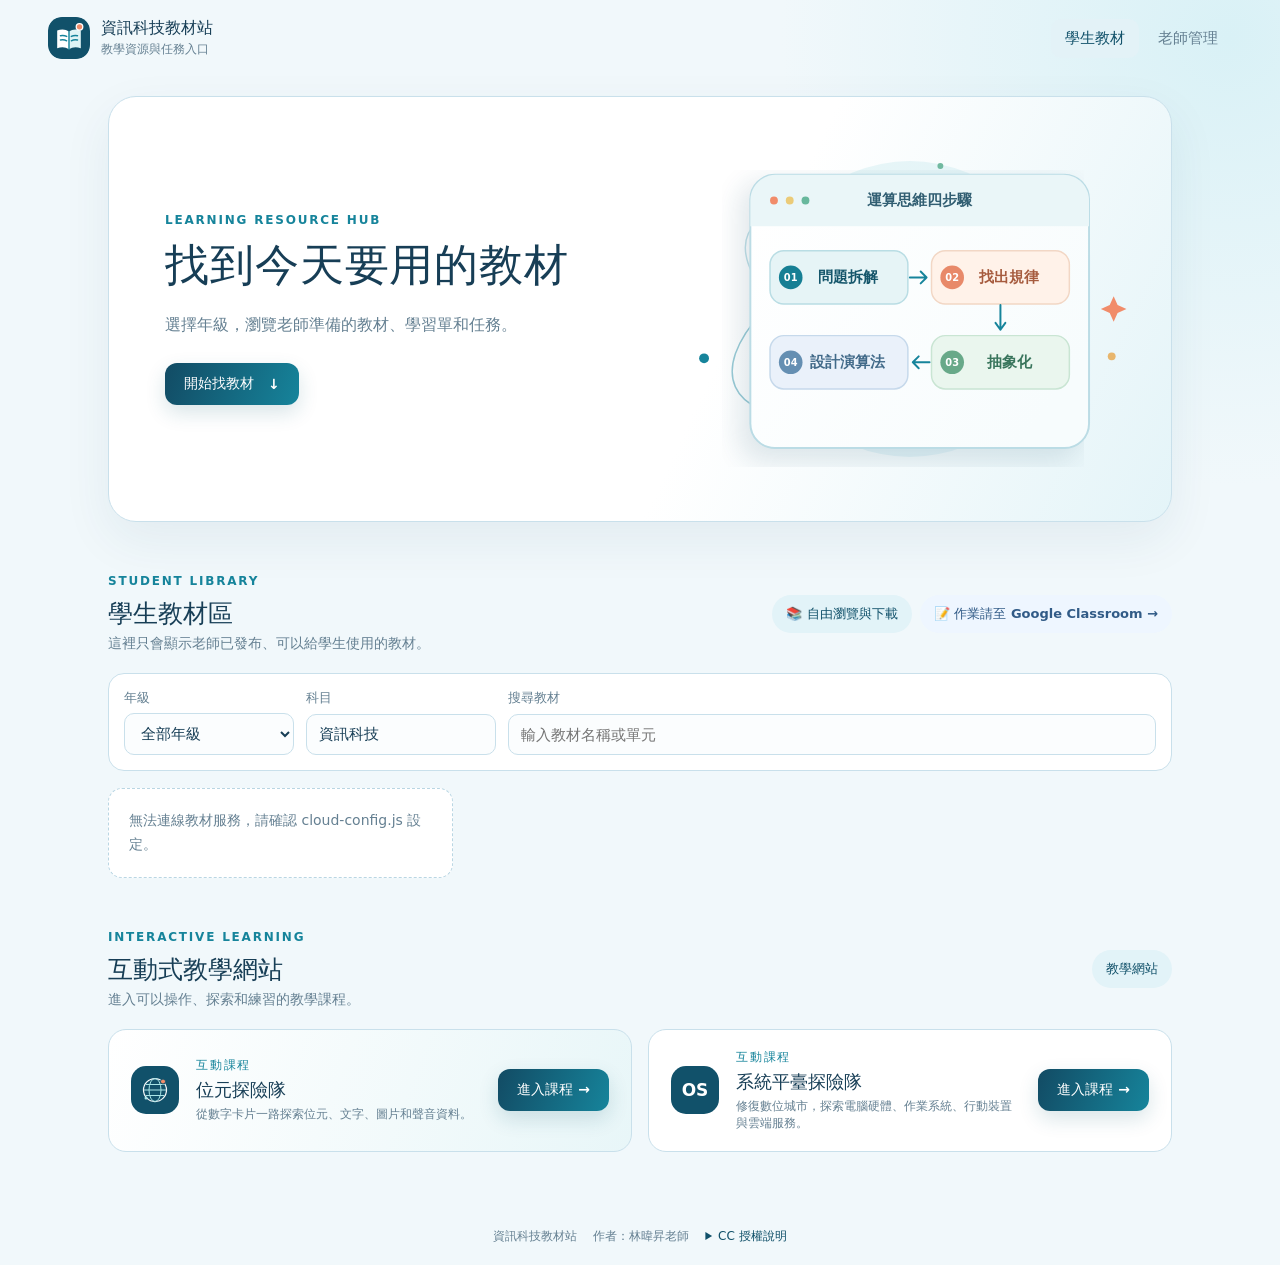
<file: index.html>
<!doctype html>
<html lang="zh-Hant">
<head>
  <meta charset="utf-8">
  <meta name="viewport" content="width=device-width, initial-scale=1">
  <meta name="theme-color" content="#f1f8fb">
  <title>資訊科技教材站</title>
  <link rel="icon" href="./favicon.ico">
  <link rel="stylesheet" href="./portal.css?v=20261124-html-open-v2">
  <link rel="stylesheet" href="./portal-overrides.css?v=20261117-portal-v6">
</head>
<body>
  <header class="site-header">
    <a class="brand" href="./" aria-label="教材首頁"><span class="brand-mark"><img src="./images/portal-mark.svg" alt=""></span><span><b>資訊科技教材站</b><small>教學資源與任務入口</small></span></a>
    <nav aria-label="主要選單"><button class="nav-tab active" data-view="student">學生教材</button><button class="nav-tab" data-view="teacher">老師管理</button></nav>
  </header>

  <main>
    <section class="hero">
      <div><p class="eyebrow">LEARNING RESOURCE HUB</p><h1>找到今天要用的教材</h1><p>選擇年級，瀏覽老師準備的教材、學習單和任務。</p><div class="hero-actions"><button class="primary" data-jump-student>開始找教材 <span>↓</span></button></div></div>
      <div class="hero-art" aria-hidden="true"><img class="hero-illustration" src="./images/portal-hero.svg?v=20261117-it-v5" alt=""></div>
    </section>

    <section id="student-view" class="view-section">
      <div class="section-heading"><div><p class="eyebrow">STUDENT LIBRARY</p><h2>學生教材區</h2><p>這裡只會顯示老師已發布、可以給學生使用的教材。</p></div><div class="section-badges"><span class="section-badge">📚 自由瀏覽與下載</span><a class="section-badge classroom-link" href="https://classroom.google.com/">📝 作業請至 Google Classroom →</a></div></div>
      <div class="filter-bar">
        <label>年級<select id="grade-filter"><option value="all">全部年級</option><option value="7">七年級</option><option value="8">八年級</option><option value="9">九年級</option></select></label>
        <label>科目<input value="資訊科技" readonly></label>
        <label class="search-field">搜尋教材<input id="search-filter" type="search" placeholder="輸入教材名稱或單元"></label>
      </div>
      <div id="material-list" class="material-grid" aria-live="polite"><div class="empty-state">正在載入教材…</div></div>
    </section>

    <section id="teacher-view" class="view-section teacher-view" hidden>
      <div class="section-heading"><div><p class="eyebrow">TEACHER WORKSPACE</p><h2>老師教材管理</h2><p>老師登入後可以上傳、修改、下載或刪除教材。</p></div><span class="section-badge teacher-badge">🔐 老師專用</span></div>
      <div id="teacher-root"><div class="empty-state">請使用老師帳號登入，管理教材。</div></div>
    </section>

    <section class="view-section interactive-courses" id="interactive-courses">
      <div class="section-heading"><div><p class="eyebrow">INTERACTIVE LEARNING</p><h2>互動式教學網站</h2><p>進入可以操作、探索和練習的教學課程。</p></div><span class="section-badge">教學網站</span></div>
      <div class="interactive-course-grid">
        <article class="featured-course"><div class="course-symbol"><img src="./images/course-mark.svg" alt=""></div><div><p class="eyebrow">互動課程</p><h2>位元探險隊</h2><p>從數字卡片一路探索位元、文字、圖片和聲音資料。</p></div><a class="primary" href="./interactive-courses/bit-explorers/">進入課程 →</a></article>
        <article class="featured-course"><div class="course-symbol platform-symbol" aria-hidden="true">OS</div><div><p class="eyebrow">互動課程</p><h2>系統平臺探險隊</h2><p>修復數位城市，探索電腦硬體、作業系統、行動裝置與雲端服務。</p></div><a class="primary" href="./interactive-courses/system-platforms/">進入課程 →</a></article>
      </div>
    </section>
  </main>

  <footer><span>資訊科技教材站</span><span>作者：林暐昇老師</span><details><summary>CC 授權說明</summary><a href="./LICENSE-CONTENT.md">查看 CC BY-NC-SA 4.0 授權</a></details></footer>
  <script type="module" src="./portal.js?v=20261124-html-open-v3"></script>
</body>
</html>
</file>
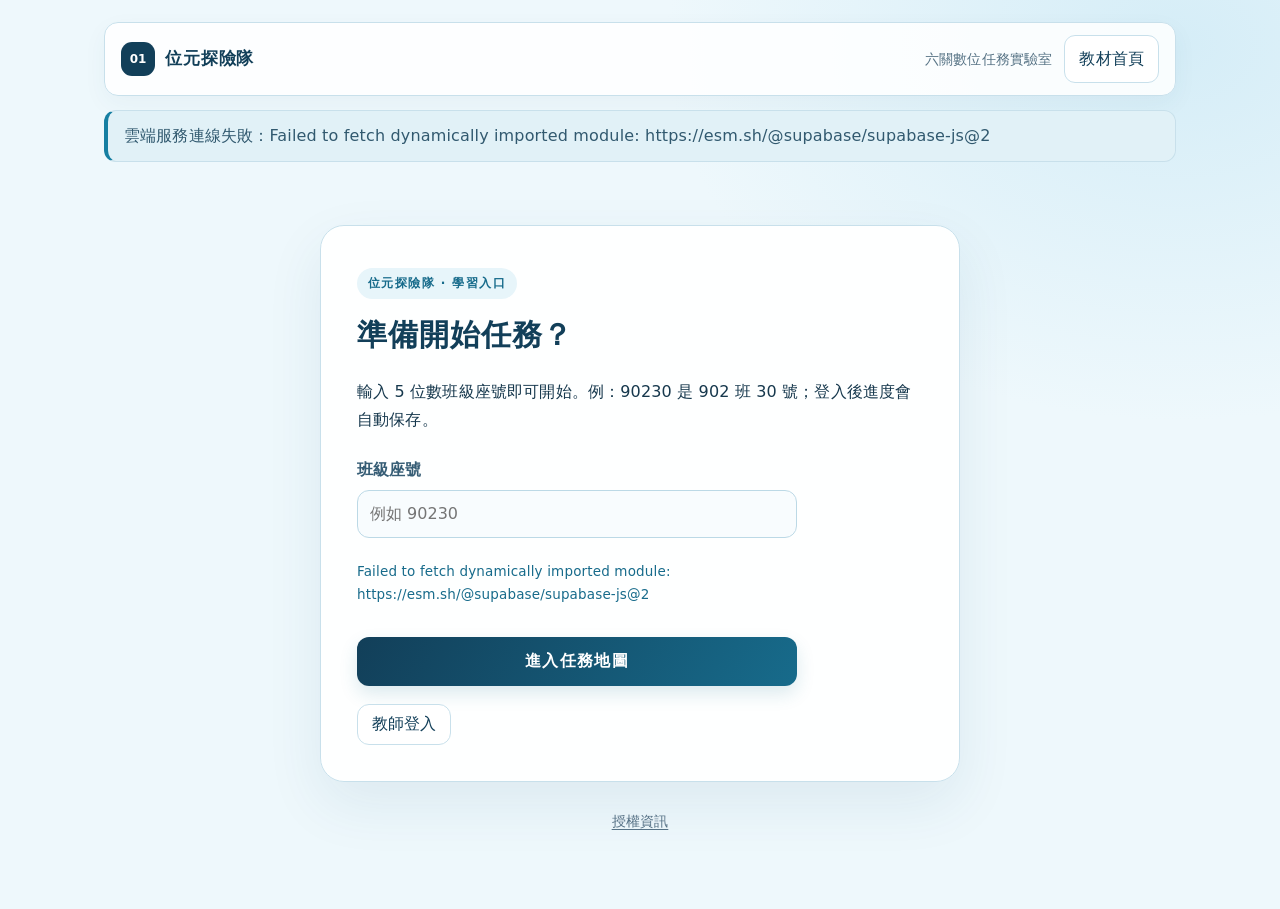
<file: interactive-courses/bit-explorers/index.html>
<!doctype html>
<html lang="zh-Hant">
<head>
<meta charset="utf-8">
<meta name="viewport" content="width=device-width,initial-scale=1">
<title>位元探險隊｜六關數位任務實驗室</title>
<meta name="description" content="六關自學任務：從數字線索認識 0 和 1，再解碼文字、像素圖片與聲音取樣。">
<link rel="icon" href="../../favicon.ico">
<link rel="stylesheet" href="./course.css?v=20261117-course-folder">
<style>.sitefoot{margin:28px 0 0;text-align:center}.license-details{font-size:12px}.license-details summary{display:inline-block;cursor:pointer;color:#567286;text-decoration:underline;text-underline-offset:3px}.license-details p{margin:6px 0}</style>
</head>
<body>
<div class="wrap">
<header class="toolbar"><b>位元探險隊</b><span class="identity">六關數位任務實驗室</span><a class="plain" href="https://nero-evolve.github.io/EDU--/" style="text-decoration:none">教材首頁</a><button id="reset" class="plain">重新開始</button><button id="student-logout" class="plain" hidden>登出</button></header>
<div id="sync" role="status" aria-live="polite">正在載入課程…</div>
<main id="app"><noscript>這個課程需要開啟 JavaScript。</noscript></main>
<footer class="meta sitefoot"><details class="license-details"><summary>授權資訊</summary><p>教材來源與修改說明請見 <a href="../../LICENSE-CONTENT.md">授權說明</a>。</p><p>本版本依 <a href="https://creativecommons.org/licenses/by-nc-sa/4.0/deed.zh-hant" rel="license">CC BY-NC-SA 4.0</a> 分享。</p></details></footer>
</div>
<script type="module" src="./app.js?v=20261118-teacher-ownership-v3"></script>
</body>
</html>
</file>
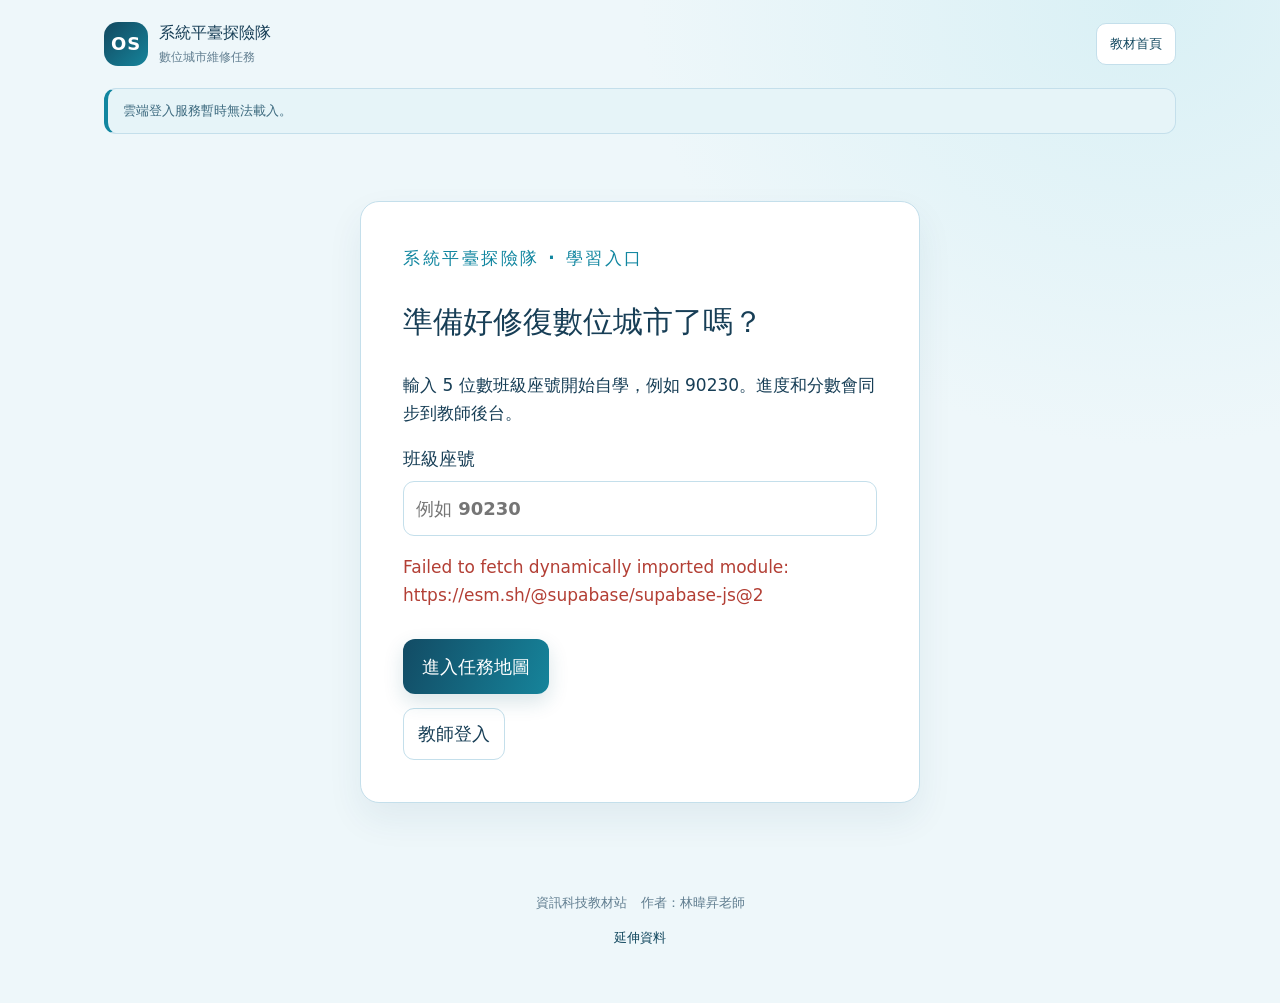
<file: interactive-courses/system-platforms/index.html>
<!doctype html>
<html lang="zh-Hant">
<head>
  <meta charset="utf-8">
  <meta name="viewport" content="width=device-width, initial-scale=1">
  <meta name="theme-color" content="#eaf6fa">
  <title>系統平臺探險隊｜資訊科技教材站</title>
  <meta name="description" content="以任務和小遊戲自學系統平臺：電腦硬體、作業系統、記憶體、新興平臺與雲端服務。">
  <link rel="icon" href="../../favicon.ico">
  <link rel="stylesheet" href="./style.css?v=20261117-task-live-panel">
</head>
<body>
  <div class="shell">
    <header class="topbar">
      <a class="brand" href="https://nero-evolve.github.io/EDU--/" aria-label="回資訊科技教材站首頁"><span class="brand-mark">OS</span><span><b>系統平臺探險隊</b><small>數位城市維修任務</small></span></a>
      <div class="top-actions"><a class="home-link" href="https://nero-evolve.github.io/EDU--/">教材首頁</a><button id="reset" class="quiet-button" type="button" hidden>重新開始</button><button id="logout" class="quiet-button" type="button" hidden>登出</button></div>
    </header>
    <div id="status" class="status" role="status" aria-live="polite">登入後，作答進度會同步到雲端。</div>
    <main id="app" tabindex="-1"><noscript>這個課程需要開啟 JavaScript 才能遊玩。</noscript></main>
    <footer><span>資訊科技教材站</span><span>作者：林暐昇老師</span><details><summary>延伸資料</summary><ul>
      <li><a href="https://csrc.nist.gov/pubs/sp/800/145/final" target="_blank" rel="noreferrer">NIST：雲端運算定義與服務模式</a></li>
      <li><a href="https://source.android.com/docs/core/architecture/kernel" target="_blank" rel="noreferrer">Android 開放原始碼計畫：Linux 核心</a></li>
      <li><a href="https://docs.arduino.cc/tutorials/uno-rev3/board-anatomy/" target="_blank" rel="noreferrer">Arduino 官方文件：開發板結構</a></li>
      <li><a href="https://support.microsoft.com/en-us/windows/experience/storage-filemanagement/defragment-optimize-your-data-drives-in-windows" target="_blank" rel="noreferrer">Microsoft：HDD 與 SSD 的磁碟最佳化</a></li>
      <li><a href="https://support.microsoft.com/en-us/windows/security/windows-security/firewall-and-network-protection-in-the-windows-security-app" target="_blank" rel="noreferrer">Microsoft：Windows 防火牆與網路保護</a></li>
      <li><a href="https://www.raspberrypi.org/teach/pedagogy" target="_blank" rel="noreferrer">Raspberry Pi Foundation：循序示範、生活情境與支架教學</a></li>
      <li><a href="https://studio.code.org/courses/k5-unplugged/units/1/lessons/17" target="_blank" rel="noreferrer">Code.org：硬體與軟體角色扮演活動</a></li>
      <li><a href="https://opensource.org/osd" target="_blank" rel="noreferrer">Open Source Initiative：開放原始碼定義</a></li>
    </ul><p>教學採生活情境、示範與動手任務；參考 Raspberry Pi Foundation 與 Code.org 的電腦概念教學活動。</p></details></footer>
  </div>
  <script>
    function showCourseError(message) {
      const app = document.querySelector('#app');
      const panel = document.createElement('section');
      panel.className = 'load-error';
      const title = document.createElement('h2');
      title.textContent = '課程內容沒有載入';
      const detail = document.createElement('p');
      detail.textContent = message;
      const steps = document.createElement('p');
      steps.textContent = '請確認 GitHub 的 interactive-courses/system-platforms 資料夾內有 index.html、style.css 和 course.js，並重新整理網站。';
      panel.append(title, detail, steps);
      app.replaceChildren(panel);
      document.querySelector('#status').textContent = '課程程式載入失敗。';
    }
    window.addEventListener('error', event => {
      if (event.target === window) showCourseError(`程式錯誤：${event.message}`);
    });
  </script>
  <script src="./course.js?v=20261117-task-bottom-panel" defer onerror="showCourseError('找不到 course.js，請確認它已上傳到這個課程資料夾。')"></script>
</body>
</html>
</file>
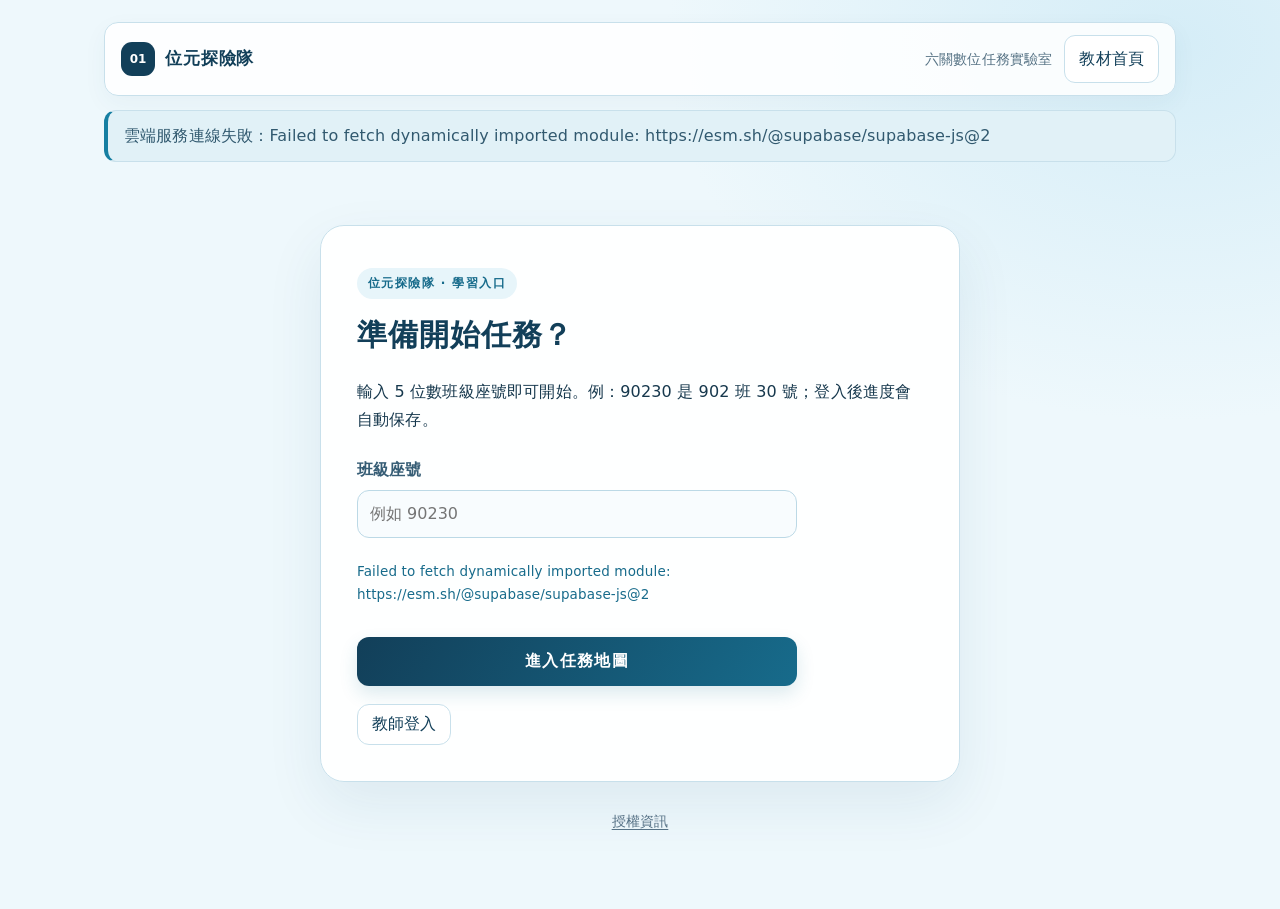
<file: bit-explorers.html>
<!doctype html>
<html lang="zh-Hant">
<head>
  <meta charset="utf-8">
  <meta name="viewport" content="width=device-width, initial-scale=1">
  <title>位元探險隊｜移至互動課程分類</title>
  <script>
    const target = new URL('./interactive-courses/bit-explorers/', location.href);
    target.search = location.search;
    target.hash = location.hash;
    location.replace(target.href);
  </script>
</head>
<body>
  <p>位元探險隊已移至互動課程分類，正在前往新位置。<a href="./interactive-courses/bit-explorers/">如果沒有自動跳轉，請按這裡。</a></p>
</body>
</html>
</file>
<file: portal.css>
:root{font-family:system-ui,-apple-system,"Noto Sans TC",sans-serif;color:#173e56;background:#f1f8fb;font-synthesis:none;--ink:#173e56;--muted:#658092;--line:#c9e0eb;--teal:#16849b;--teal-dark:#11516a;--mint:#e6f5ee;--coral:#f18c6a;--paper:#fff;--soft:#edf6fa;--shadow:0 18px 50px #17496212}*{box-sizing:border-box}body{margin:0;min-width:320px;background:radial-gradient(ellipse at 96% 3%,#d9f1f6 0,transparent 28rem),#f1f8fb;color:var(--ink)}button,input,select,textarea{font:inherit}button,a{touch-action:manipulation}a{color:inherit}.site-header{height:76px;max-width:1240px;margin:auto;padding:0 28px;display:flex;align-items:center;gap:30px}.brand{display:flex;align-items:center;gap:11px;text-decoration:none}.brand-mark{display:grid;place-items:center;width:42px;height:42px;border-radius:14px;background:var(--teal-dark);color:#fff;font-weight:800}.brand b,.brand small{display:block}.brand b{font-size:15px}.brand small{margin-top:2px;color:var(--muted);font-size:11px}.site-header nav{display:flex;gap:5px;margin-left:auto}.nav-tab{padding:10px 14px;border:0;border-radius:10px;background:transparent;color:var(--muted);cursor:pointer}.nav-tab:hover,.nav-tab.active{background:#e3f2f7;color:var(--teal-dark);font-weight:700}.course-link,.quiet-link{text-decoration:none;color:var(--teal-dark);font-size:13px;font-weight:700}.course-link{padding:10px 14px;background:#fff;border:1px solid var(--line);border-radius:11px}.course-link:hover,.quiet-link:hover{color:var(--teal)}main{max-width:1120px;margin:auto;padding:20px 28px 56px}.hero{position:relative;isolation:isolate;display:grid;grid-template-columns:1.25fr .75fr;min-height:310px;align-items:center;overflow:hidden;padding:42px 56px;border:1px solid var(--line);border-radius:28px;background:linear-gradient(115deg,#fff 0%,#fff 58%,#e4f4f8 100%);box-shadow:var(--shadow)}.eyebrow{margin:0 0 9px;color:var(--teal);font-size:10px;font-weight:800;letter-spacing:.15em}.hero h1{margin:0;font-size:clamp(30px,4vw,44px);letter-spacing:.02em}.hero p:not(.eyebrow){max-width:475px;line-height:1.8;color:var(--muted)}.hero-actions{display:flex;align-items:center;gap:22px;margin-top:24px}.primary{display:inline-flex;justify-content:center;align-items:center;gap:14px;padding:12px 19px;border:0;border-radius:12px;background:linear-gradient(110deg,#124b64,#16849b);box-shadow:0 8px 20px #145b7029;color:#fff;text-decoration:none;font-size:14px;font-weight:750;cursor:pointer}.primary:hover{filter:brightness(1.06);transform:translateY(-1px)}.hero-art{position:relative;min-height:230px}.orbit{position:absolute;border:1px solid #9bcbd8;border-radius:50%;transform:rotate(-22deg)}.orbit-one{inset:16px 0 8px 4px}.orbit-two{inset:35px 14px 28px 24px;transform:rotate(30deg)}.planet{position:absolute;display:grid;place-items:center;border-radius:50%;box-shadow:0 8px 20px #13496220;font-size:19px;font-weight:800}.planet-a{width:54px;height:54px;left:17%;top:19%;background:#dff3f4;color:#197d8f}.planet-b{width:68px;height:68px;right:12%;top:29%;background:#fff0e7;color:#c9694d}.planet-c{width:45px;height:45px;left:38%;bottom:7%;background:#e6f3e6;color:#408367}.book{position:absolute;display:grid;place-items:center;width:82px;height:67px;left:43%;top:40%;border:2px solid #8bbdcc;border-radius:14px;background:#fff;color:#16849b;font-size:35px;box-shadow:0 10px 22px #17496218}.star{position:absolute;color:var(--coral);font-size:24px}.star-a{right:8%;top:13%}.star-b{left:7%;bottom:24%;color:#48a1b4}.view-section{margin-top:52px;scroll-margin-top:20px}.section-heading{display:flex;align-items:center;justify-content:space-between;gap:18px;margin-bottom:20px}.section-heading h2{margin:0 0 5px;font-size:25px}.section-heading p:not(.eyebrow){margin:0;color:var(--muted);font-size:13px}.section-badge{flex:none;padding:10px 14px;border-radius:99px;background:#e2f3f8;color:var(--teal-dark);font-size:12px;font-weight:700}.teacher-badge{background:#fbefe7;color:#a55c40}.filter-bar{display:grid;grid-template-columns:170px 190px 1fr;gap:12px;padding:15px;border:1px solid var(--line);border-radius:16px;background:#fff}.filter-bar label,.form-grid label,.login-form label{display:grid;gap:6px;color:var(--muted);font-size:12px;font-weight:700}.filter-bar input,.filter-bar select,.form-grid input,.form-grid select,.form-grid textarea,.login-form input{width:100%;min-width:0;padding:10px 12px;border:1px solid var(--line);border-radius:10px;outline:none;background:#fbfdfe;color:var(--ink)}.filter-bar input:focus,.filter-bar select:focus,.form-grid input:focus,.form-grid select:focus,.form-grid textarea:focus,.login-form input:focus{border-color:#4b9eb2;box-shadow:0 0 0 3px #16849b1c}.material-grid{display:grid;grid-template-columns:repeat(3,minmax(0,1fr));gap:15px;margin-top:17px}.material-card{display:flex;flex-direction:column;min-height:190px;padding:19px;border:1px solid var(--line);border-radius:17px;background:#fff;box-shadow:0 8px 24px #17496208;transition:transform .15s,box-shadow .15s}.material-card:hover{transform:translateY(-2px);box-shadow:var(--shadow)}.card-top{display:flex;justify-content:space-between;align-items:center;gap:10px}.file-type,.grade-chip{padding:5px 9px;border-radius:99px;background:#e8f5f8;color:var(--teal-dark);font-size:10px;font-weight:750}.file-type{background:#f2f4ff;color:#6264a3}.material-card h3{margin:15px 0 5px;font-size:17px;overflow-wrap:anywhere}.material-card .unit{margin:0;color:var(--teal);font-size:12px;font-weight:700}.material-card .description{margin:8px 0 18px;color:var(--muted);font-size:12px;line-height:1.65}.card-bottom{display:flex;align-items:center;justify-content:space-between;gap:10px;margin-top:auto}.subject-label{color:var(--muted);font-size:11px}.download-btn,.small-btn{display:inline-flex;align-items:center;justify-content:center;padding:8px 11px;border:1px solid var(--line);border-radius:9px;background:#fff;color:var(--teal-dark);text-decoration:none;font-size:12px;font-weight:750;cursor:pointer}.download-btn:hover,.small-btn:hover{border-color:var(--teal);background:#eef8fa}.empty-state,.message{padding:20px;border:1px dashed #b9d6e3;border-radius:14px;background:#fff;color:var(--muted);font-size:13px;line-height:1.7}.material-grid .empty-state{grid-column:1/-1}.teacher-view{padding:25px;border:1px solid var(--line);border-radius:22px;background:#ffffffc9}.teacher-login{max-width:460px;padding:23px;border:1px solid var(--line);border-radius:16px;background:#fff}.teacher-login h3{margin:0 0 7px}.teacher-login p{color:var(--muted);font-size:13px;line-height:1.7}.login-form{display:grid;gap:13px}.form-error{min-height:20px;margin:0;color:#b13d3d;font-size:12px}.teacher-bar{display:flex;align-items:center;justify-content:space-between;gap:12px;flex-wrap:wrap;margin:5px 0 18px;padding:13px 16px;border-radius:13px;background:#edf6fa}.teacher-bar p{margin:0;font-size:13px;font-weight:700}.form-panel{margin:15px 0 23px;padding:20px;border:1px solid var(--line);border-radius:16px;background:#fff}.form-panel h3{margin:0 0 16px}.form-grid{display:grid;grid-template-columns:repeat(2,minmax(0,1fr));gap:13px}.form-grid .wide{grid-column:1/-1}.form-grid textarea{min-height:76px;resize:vertical}.form-actions{display:flex;flex-wrap:wrap;gap:9px;margin-top:14px}.secondary-btn,.danger-btn{padding:10px 14px;border:1px solid var(--line);border-radius:10px;background:#fff;color:var(--ink);font-weight:700;cursor:pointer}.danger-btn{border-color:#e5b6b2;background:#fff5f4;color:#a23e3a}.teacher-table-wrap{overflow:auto;border:1px solid var(--line);border-radius:14px;background:#fff}.teacher-table{width:100%;border-collapse:collapse;min-width:760px;font-size:12px}.teacher-table th,.teacher-table td{padding:12px;border-bottom:1px solid var(--line);text-align:left;vertical-align:middle}.teacher-table th{background:#eaf5f8;color:var(--muted);font-size:11px}.teacher-table tr:last-child td{border-bottom:0}.table-actions{display:flex;gap:6px}.table-actions button{padding:6px 8px;font-size:11px}.private-chip{color:#965d31}.featured-course{display:flex;align-items:center;gap:17px;margin-top:44px;padding:19px 22px;border:1px solid var(--line);border-radius:18px;background:linear-gradient(110deg,#fff,#e8f6f8)}.course-symbol{display:grid;place-items:center;flex:none;width:48px;height:48px;border-radius:15px;background:var(--teal-dark);color:#fff;font-weight:800}.featured-course .eyebrow{margin-bottom:4px}.featured-course h2{margin:0;font-size:18px}.featured-course p:not(.eyebrow){margin:4px 0 0;color:var(--muted);font-size:12px}.featured-course .primary{margin-left:auto;white-space:nowrap}footer{display:flex;justify-content:center;align-items:center;gap:16px;padding:20px;color:var(--muted);font-size:11px}footer details summary{cursor:pointer;color:var(--teal-dark)}footer details a{display:block;margin-top:7px}.hidden{display:none!important}@media(max-width:760px){.site-header{height:auto;min-height:68px;flex-wrap:wrap;gap:10px;padding:11px 16px}.brand{margin-right:auto}.site-header nav{order:3;width:100%;margin:0}.nav-tab{flex:1}.course-link{font-size:11px;padding:8px}.hero{grid-template-columns:1fr;min-height:0;padding:29px 24px}.hero-art{min-height:170px;margin-top:12px}.orbit-one{inset:3px 12% 0}.orbit-two{inset:18px 18% 8px}.planet-a{left:25%;top:10%}.planet-b{right:23%;top:19%}.planet-c{left:43%;bottom:2%}.book{left:45%;top:34%}.hero h1{font-size:32px}main{padding:12px 16px 38px}.view-section{margin-top:36px}.section-heading{align-items:flex-start}.section-badge{font-size:10px;padding:8px 10px}.filter-bar{grid-template-columns:1fr 1fr}.search-field{grid-column:1/-1}.material-grid{grid-template-columns:repeat(2,minmax(0,1fr))}.featured-course{align-items:flex-start;flex-wrap:wrap}.featured-course .primary{margin-left:65px}}@media(max-width:480px){.material-grid{grid-template-columns:1fr}.section-heading{display:block}.section-badge{display:inline-flex;margin-top:12px}.form-grid{grid-template-columns:1fr}.form-grid .wide{grid-column:auto}.teacher-view{padding:17px}.hero-actions{align-items:flex-start;flex-direction:column;gap:14px}.featured-course .primary{margin-left:0;width:100%}}
.material-group{padding:0;overflow:hidden}.material-group summary{display:block;list-style:none;cursor:pointer;padding:19px}.material-group summary::-webkit-details-marker{display:none}.material-group[open]{border-color:#9ccbd8}.material-group[open] summary{background:#f5fbfd;border-bottom:1px solid var(--line)}.material-group summary h3{margin-top:15px}.group-open{display:inline-block;margin-top:2px;color:var(--teal);font-size:13px;font-weight:750}.group-files{padding:8px 15px 13px}.group-file{display:flex;align-items:center;justify-content:space-between;gap:12px;padding:12px 4px;border-bottom:1px solid #e7f0f4}.group-file:last-child{border-bottom:0}.group-file>span{min-width:0;overflow-wrap:anywhere}.group-file b{display:block;font-size:14px}.group-file small{display:block;margin-top:4px;color:var(--muted);font-size:12px}.file-queue{margin-top:10px}.queued-files{margin:0;padding:0;list-style:none;border:1px solid var(--line);border-radius:10px;background:#f8fcfd}.queued-files li{display:flex;justify-content:space-between;align-items:center;gap:10px;padding:8px 10px;border-bottom:1px solid #e4eef2;font-size:13px}.queued-files li:last-child{border-bottom:0}.queued-files li span{min-width:0;overflow-wrap:anywhere}.queued-files small{color:var(--muted)}body{font-size:17px}.brand b{font-size:16px}.brand small,.eyebrow{font-size:12px}.course-link,.quiet-link{font-size:14px}.nav-tab{font-size:15px}.hero p:not(.eyebrow){font-size:16px}.section-heading p:not(.eyebrow){font-size:14px}.section-badge{font-size:13px}.filter-bar label,.form-grid label,.login-form label{font-size:13px}.filter-bar input,.filter-bar select,.form-grid input,.form-grid select,.form-grid textarea,.login-form input{font-size:15px}.material-card h3{font-size:19px}.material-card .unit{font-size:13px}.material-card .description,.teacher-login p,.empty-state,.message{font-size:14px}.grade-chip,.file-type{font-size:12px}.subject-label,.material-card .subject-label{font-size:12px}.download-btn,.small-btn{font-size:13px}.teacher-table{font-size:13px}.teacher-table th{font-size:12px}.table-actions button{font-size:12px}.teacher-bar p{font-size:14px}.form-error{font-size:13px}footer{font-size:12px}
/* Student attachment previews */
.group-file-info{flex:1;min-width:0}.group-file-actions{display:flex;align-items:center;gap:8px;flex-shrink:0}.preview-btn{display:inline-flex;align-items:center;justify-content:center;padding:8px 12px;border:1px solid var(--line);border-radius:10px;color:var(--teal);font-weight:700;text-decoration:none;background:#fff}.preview-btn:hover{background:#edf8fb}.image-preview{position:relative;display:block;width:128px;height:88px;flex-shrink:0;overflow:hidden;border:1px solid var(--line);border-radius:10px;background:#eef7fa}.image-preview img{width:100%;height:100%;object-fit:cover;display:block}.image-preview span{position:absolute;inset:auto 0 0;padding:3px 6px;text-align:center;color:#fff;background:#123e55c9;font-size:11px}.group-file.has-image-preview{align-items:center}.group-file.has-image-preview .group-file-info{align-self:center}@media(max-width:600px){.group-file.has-image-preview{align-items:flex-start;flex-wrap:wrap}.image-preview{width:100%;height:170px}.group-file-actions{margin-left:auto}}
.group-file.has-image-preview{display:grid;grid-template-columns:160px minmax(0,1fr) auto;align-items:center;gap:12px}.image-preview-card{min-width:0}.image-preview-card .image-preview{width:100%;height:108px;padding:0;cursor:zoom-in}.image-file-name{display:block;margin-top:7px;font-size:13px;line-height:1.45;overflow-wrap:anywhere;color:var(--ink,#153f55)}.image-preview-card .image-preview span{pointer-events:none}.group-file-actions .preview-btn{font:inherit;cursor:pointer}.image-preview-dialog{position:fixed;inset:50% auto auto 50%;transform:translate(-50%,-50%);width:max-content;max-width:min(94vw,1100px);max-height:94vh;box-sizing:border-box;padding:18px;border:1px solid var(--line);border-radius:18px;background:#fff;box-shadow:0 20px 70px #123e5540;color:var(--ink,#153f55)}.image-preview-dialog::backdrop{background:#0b2937b8;backdrop-filter:blur(3px)}.image-preview-dialog img{display:block;max-width:calc(94vw - 40px);max-height:78vh;object-fit:contain;margin:10px auto 0}.image-preview-dialog p{margin:12px 44px 2px 2px;overflow-wrap:anywhere;font-size:15px;font-weight:700}.image-preview-close{display:block;margin-left:auto;padding:8px 12px;border:1px solid var(--line);border-radius:10px;background:#f4fafc;color:var(--ink,#153f55);cursor:pointer}@media(max-width:600px){.group-file.has-image-preview{grid-template-columns:minmax(0,1fr) auto;align-items:start}.image-preview-card{grid-column:1/-1;width:min(100%,320px)}.image-preview-card .image-preview{height:180px}.group-file-info{grid-column:1;grid-row:2}.group-file-actions{grid-column:2;grid-row:2;flex-wrap:wrap}.image-preview-dialog{padding:12px}}
.group-file,.group-file.has-image-preview{display:grid;grid-template-columns:minmax(0,1fr) 88px;align-items:center;gap:12px}.group-file-info,.image-preview-card{grid-column:1;grid-row:1;min-width:0}.group-file-actions{grid-column:2;grid-row:1;justify-content:flex-end;width:88px;box-sizing:border-box}.group-file-actions .download-btn{display:inline-flex;align-items:center;justify-content:center;min-width:62px;box-sizing:border-box;text-align:center}.image-preview-card{width:min(100%,210px)}.image-preview-card .image-preview{height:108px}@media(max-width:600px){.group-file,.group-file.has-image-preview{grid-template-columns:minmax(0,1fr) 76px;align-items:center;gap:8px}.group-file-info,.image-preview-card{grid-column:1;grid-row:1;width:min(100%,210px)}.group-file-actions{grid-column:2;grid-row:1;width:76px;flex-wrap:nowrap;margin:0}.image-preview-card .image-preview{height:108px}}
.teacher-applications{margin:0 0 16px;padding:17px;border:1px solid var(--line);border-radius:14px;background:#f7fbfd}.teacher-applications h3{margin:0 0 12px}.teacher-applications .teacher-table{min-width:850px}.teacher-applications td{vertical-align:top;max-width:300px;overflow-wrap:anywhere}.teacher-applications button:disabled{opacity:.5;cursor:not-allowed}.application-refresh{display:flex;justify-content:flex-end;margin:-8px 0 14px}
.login-form textarea{width:100%;min-height:84px;padding:10px 12px;border:1px solid var(--line);border-radius:10px;resize:vertical;background:#fbfdfe;color:var(--ink)}.teacher-applications{line-height:1.65}.teacher-account-table{min-width:900px!important}.teacher-accounts .meta{margin:0 0 12px}.html-file-open{color:var(--teal-dark);font-weight:700;text-decoration:none;overflow-wrap:anywhere}.html-file-open:hover{text-decoration:underline;color:var(--teal)}
</file>
<file: portal-overrides.css>
.checkbox-field{display:flex!important;align-items:center;justify-content:flex-start;gap:9px;width:max-content;max-width:100%;color:var(--muted);font-size:13px}.checkbox-field input{width:17px;height:17px;margin:0;accent-color:var(--teal)}
@media(max-width:600px){footer{flex-wrap:wrap}}
.section-badges{display:flex;flex-wrap:wrap;justify-content:flex-end;gap:8px}.classroom-link{text-decoration:none;background:#eef6ff;color:#315b87}.classroom-link:hover{background:#deedff}
.brand-mark{padding:0;overflow:hidden;background:transparent}.brand-mark img{display:block;width:100%;height:100%}.course-symbol{overflow:hidden}.course-symbol img{width:32px;height:32px;display:block}.hero-art{display:grid;place-items:center;min-height:300px;margin-right:-40px}.hero-illustration{display:block;width:125%;max-width:520px;height:auto;max-height:320px;object-fit:contain}.interactive-course-grid{display:grid;grid-template-columns:repeat(auto-fit,minmax(min(100%,430px),1fr));gap:16px}.interactive-course-grid .featured-course{margin-top:0;min-width:0}.interactive-course-grid .featured-course:nth-child(n+2){background:#fff}@media(max-width:760px){.hero-art{min-height:230px;margin:8px 0 0}.hero-illustration{width:min(100%,430px);max-height:260px}.interactive-course-grid{grid-template-columns:1fr}}
.hero{grid-template-columns:1.05fr .95fr;min-height:390px;padding-right:42px}.hero-art{min-height:340px;width:100%;margin-right:0;overflow:visible}.hero-illustration{width:112%;max-width:560px;max-height:350px}@media(max-width:760px){.hero{grid-template-columns:1fr;min-height:0}.hero-art{min-height:270px;margin:12px 0 0}.hero-illustration{width:min(100%,440px);max-height:300px}}
</file>
<file: interactive-courses/bit-explorers/course.css>
:root{--ground:#eaf5fb;--card:#fafdff;--text:#17364d;--muted:#567286;--line:#bfd8e7;
 --gold:#277da8;--velvet:#286f96;--moss:#347b68;--inset:#dceef7;--r:8px}
*{box-sizing:border-box}html,body{margin:0;padding:0}
body{background:var(--ground);color:var(--text);font-family:"Microsoft JhengHei","PingFang TC","Noto Sans TC",system-ui,sans-serif;font-size:16px;line-height:1.75}
.num{font-variant-numeric:tabular-nums}
button{font-family:inherit;font-size:inherit;cursor:pointer}input{font-family:inherit;font-size:inherit}
:focus-visible{outline:2px solid var(--gold);outline-offset:2px}
@media (prefers-reduced-motion:reduce){*{animation:none!important;transition:none!important}}
.wrap{max-width:760px;margin:0 auto;padding:16px 16px 80px}.hide{display:none!important}

#cover{min-height:94vh;display:flex;align-items:center;justify-content:center;padding:26px 16px}
.ticket{width:100%;max-width:430px;background:var(--card);border:1px solid var(--line);border-radius:var(--r);
 padding:34px 28px 28px;position:relative;box-shadow:0 20px 50px -34px rgba(0,0,0,.6)}
.ticket::before{content:"";position:absolute;left:0;right:0;top:0;height:5px;
 background:linear-gradient(90deg,var(--velvet),var(--gold));border-radius:var(--r) var(--r) 0 0}
.eyebrow{color:var(--velvet);font-size:13px;letter-spacing:.3em;margin:6px 0 10px}
#cover h1{font-size:32px;line-height:1.2;margin:0 0 14px;font-weight:800}
.story{color:var(--muted);font-size:15px;margin:0 0 24px;white-space:pre-line}
.fields{display:flex;gap:10px}.fld{flex:1}
.fld label{display:block;font-size:12.5px;color:var(--muted);margin-bottom:5px}
.fld input{width:100%;background:var(--inset);border:1px solid var(--line);border-radius:var(--r);color:var(--text);
 padding:11px 8px;text-align:center;font-size:22px;font-weight:700;font-variant-numeric:tabular-nums;
 box-shadow:inset 0 2px 5px -3px rgba(0,0,0,.5)}
.fld input::placeholder{color:var(--muted);opacity:.4;font-weight:400;font-size:15px}
.btn{width:100%;background:var(--velvet);color:#fff;border:none;border-radius:var(--r);padding:14px;font-weight:700;letter-spacing:.08em;margin-top:16px}
.btn:hover{filter:brightness(1.1)}
.err{color:var(--velvet);font-size:13.5px;min-height:20px;margin:8px 0 0}
.note{font-size:12.5px;color:var(--muted);margin:14px 0 0;text-align:center}
.note a{color:var(--gold);cursor:pointer;text-decoration:underline;text-underline-offset:3px}

#stage{display:none}
.top{padding:10px 0 0}
.toprow{display:flex;align-items:baseline;gap:10px;font-size:13px;color:var(--muted);margin-bottom:7px}
.toprow b{color:var(--text);font-size:14px}
.toprow .pc{margin-left:auto;font-variant-numeric:tabular-nums;color:var(--gold);font-weight:800;font-size:15px}
.track{height:7px;background:var(--inset);border:1px solid var(--line);border-radius:99px;overflow:hidden}
.fill{height:100%;background:linear-gradient(90deg,var(--velvet),var(--gold));transition:width .35s ease}
.dots{display:flex;gap:4px;margin:9px 0 20px}
.dot{flex:1;height:4px;border-radius:99px;background:var(--inset);border:1px solid var(--line)}
.dot.on{background:var(--gold);border-color:var(--gold)}
.dot.cur{background:var(--velvet);border-color:var(--velvet)}

.panel{background:var(--card);border:1px solid var(--line);border-radius:var(--r);padding:26px 24px;margin-bottom:16px}
.panel h2{margin:0 0 14px;font-size:25px;font-weight:800;line-height:1.3}
.karl,.guide{border-left:3px solid var(--velvet);padding:2px 0 2px 16px;margin:0 0 20px;font-size:16.5px;white-space:pre-line}
.karl b,.guide b{color:var(--velvet)}
.meta{color:var(--muted);font-size:14px;margin:0 0 16px}
.ask{font-size:18px;margin:0 0 18px;line-height:1.65}

.cardbox{background:var(--inset);border:1px solid var(--line);border-radius:var(--r);padding:16px;margin:0 0 14px}
.cardbox .hd{font-size:13px;color:var(--muted);margin-bottom:10px}
.nums{display:grid;grid-template-columns:repeat(4,1fr);gap:6px}
@media(min-width:520px){.nums{grid-template-columns:repeat(8,1fr)}}
.nums span{background:var(--card);border:1px solid var(--line);border-radius:var(--r);text-align:center;
 padding:8px 2px;font-size:16px;font-weight:600;font-variant-numeric:tabular-nums}
.nums span.key{border-color:var(--gold);border-width:2px;color:var(--gold);font-weight:800}
.yn{display:flex;gap:10px;margin-top:14px}
.yn button{flex:1;padding:14px;border-radius:var(--r);border:1px solid var(--line);background:transparent;color:var(--text);font-weight:700}

.bigreveal{text-align:center;padding:6px 0 2px}
.bigreveal .n{font-size:78px;font-weight:800;color:var(--gold);line-height:1.05;font-variant-numeric:tabular-nums}
.mini{display:flex;gap:6px;flex-wrap:wrap;justify-content:center;margin-top:12px}
.mini div{border:1px solid var(--line);border-radius:var(--r);padding:6px 11px;font-size:13px;background:var(--inset)}
.mini div.on{border-color:var(--gold);color:var(--gold);font-weight:700}

.ansrow{display:flex;gap:10px}
.ansrow input{flex:1;background:var(--inset);border:1px solid var(--line);border-radius:var(--r);color:var(--text);
 padding:13px 14px;font-size:18px;font-weight:600;letter-spacing:.06em}
.ansrow button{background:var(--gold);color:#fff;border:none;border-radius:var(--r);padding:13px 22px;font-weight:700}
.opts{display:flex;flex-direction:column;gap:9px}
.opts button{text-align:left;border:1px solid var(--line);border-radius:var(--r);background:transparent;color:var(--text);padding:13px 15px;line-height:1.5}
.opts button.sel{border-color:var(--gold);background:var(--inset)}
.fb{min-height:22px;font-size:14.5px;margin:12px 0 0}
.fb.no{color:var(--velvet)}.fb.yes{color:var(--moss);font-weight:700}
.hintbtn{background:transparent;border:1px dashed var(--line);border-radius:var(--r);padding:7px 13px;color:var(--velvet);font-size:13px;margin-top:12px}
.hintout{background:var(--inset);border-left:3px solid var(--velvet);padding:10px 14px;margin-top:10px;font-size:14.5px}

.bits{display:flex;gap:6px;flex-wrap:wrap;margin:10px 0 14px}
.bits button,.bits div{min-width:60px;text-align:center;border:1px solid var(--line);border-radius:var(--r);
 padding:9px 6px;background:var(--inset);color:var(--text);font-variant-numeric:tabular-nums}
.bits b{display:block;font-size:18px}.bits small{color:var(--muted);font-size:11px}
.bits .on{border-color:var(--gold);color:var(--gold);border-width:2px}.bits .on small{color:var(--gold)}
.bits .cardname{display:block;margin-bottom:3px;white-space:nowrap}.bits .inout{display:block;margin-top:3px;font-style:normal;font-size:12px;font-weight:700;color:var(--muted)}.bits .on .inout{color:var(--gold)}
.recap{margin:4px 0 18px}.recap p{margin:12px 0 4px}
.reviewlinks{display:flex;flex-wrap:wrap;gap:8px;margin:0 0 14px}.reviewback{margin:0 0 12px}.reviewback .btn{width:100%}
.tally{font-size:15.5px;color:var(--muted);margin:0 0 12px;font-variant-numeric:tabular-nums}

.pix{display:grid;grid-template-columns:repeat(8,1fr);gap:3px;width:100%;max-width:380px;touch-action:none}
.pix button{aspect-ratio:1;border:1px solid var(--line);background:var(--card);border-radius:2px;padding:0;min-height:36px}
.pix button.ink{background:var(--text)}
.binrows{font-variant-numeric:tabular-nums;font-size:16px;line-height:1.7;letter-spacing:.28em;color:var(--muted);font-weight:600}
canvas{width:100%;height:150px;border:1px solid var(--line);border-radius:var(--r);background:var(--inset)}
input[type=range]{width:100%;accent-color:var(--gold)}

.learned{border:1px solid var(--gold);border-radius:var(--r);padding:18px 20px;background:var(--inset);margin:0 0 18px}
.learned h3{margin:0 0 8px;font-size:15px;color:var(--gold);letter-spacing:.08em}
.learned ul{margin:0;padding-left:20px}.learned li{margin-bottom:6px}
.nav{display:flex;gap:10px;margin-top:18px}
.nav button{border:1px solid var(--line);border-radius:var(--r);background:transparent;color:var(--text);padding:12px 18px}
.nav button.go{flex:1;background:var(--gold);border-color:var(--gold);color:#fff;font-weight:700}
.nav button[disabled]{opacity:.35;cursor:default}

.metrics{display:grid;grid-template-columns:repeat(auto-fit,minmax(84px,1fr));gap:14px;margin-bottom:14px}
.metrics div b{display:block;font-size:20px;font-weight:800}.metrics div span{font-size:12px;color:var(--muted)}
.report{border-left:3px solid var(--gold);padding-left:14px;font-size:15px}
.report .lv{font-size:19px;font-weight:800;color:var(--gold)}
.row{display:flex;gap:10px;flex-wrap:wrap;margin-top:14px}
.row button{background:transparent;border:1px solid var(--line);border-radius:var(--r);padding:9px 14px;color:var(--text);font-size:14px}
.row button.solid{background:var(--gold);border-color:var(--gold);color:#fff;font-weight:700}
table{width:100%;border-collapse:collapse;font-size:13.5px}
th,td{text-align:left;padding:8px;border-bottom:1px solid var(--line);white-space:nowrap}
th{color:var(--muted);font-weight:600;font-size:12.5px}.scroll{overflow-x:auto}
details{margin-top:0}summary{cursor:pointer;color:var(--muted);font-size:13.5px}

#stage{display:block}.wrap{max-width:940px}a{color:var(--gold)}button:disabled{opacity:.5;cursor:wait}input{min-width:0}select,textarea{font:inherit;background:var(--card);color:var(--text);max-width:100%;padding:8px}textarea{width:100%}.toolbar{display:flex;gap:12px;align-items:center;flex-wrap:wrap;padding:12px 0}.toolbar button,.plain{background:var(--card);color:var(--text);border:1px solid var(--line);padding:8px 12px}.toolbar .identity{margin-left:auto}#sync{padding:10px 14px;background:var(--inset);margin-bottom:12px}#sync:empty{display:none}.grade{font-size:28px;color:var(--gold)}.fields{flex-direction:column}.review{border:2px solid var(--gold)}.pix button{min-height:0}.table-button{background:transparent;border:1px solid var(--line);color:var(--gold);padding:7px}h3{font-size:18px}button,input{touch-action:manipulation}@media(max-width:520px){.panel{padding:18px 14px}.nav{flex-wrap:wrap}.bits button,.bits div{min-width:48px}.ansrow{flex-wrap:wrap}.ansrow input{width:100%}.ticket{padding:24px 18px}.wrap{padding:12px 12px 60px}.toolbar .identity{margin-left:0}}
.cardgrid{display:grid;gap:10px}.cardref{margin:0 0 14px}.cardref summary{margin-bottom:8px}
.ladder{background:var(--inset);border:1px solid var(--line);border-radius:var(--r);padding:12px 12px 12px 34px;margin:0 0 16px}.ladder li{margin-bottom:4px}
.bytetool{border:1px dashed var(--gold);border-radius:var(--r);padding:12px;margin:0 0 12px}.bytetool .bits button{min-width:52px}.bytetool .bits small{display:block}
#tool-copy{margin:0 0 14px}
.auth-panel{max-width:640px;margin:7vh auto;padding:clamp(24px,5vw,48px);border-radius:16px;box-shadow:0 18px 48px -34px #36708b66}
.auth-panel h1{margin:0 0 8px;color:#205a7a;font-size:30px}
.auth-form{max-width:440px;display:grid;gap:12px;margin:22px 0 8px}
.auth-form label{display:grid;gap:6px;color:#365d75;font-weight:700}
.auth-form input,.teacher input{width:100%;min-height:44px;padding:9px 12px;border:1px solid #a8c9dc;border-radius:7px;background:#fff;color:var(--text)}
.auth-panel #login-mode{margin-top:10px;border-radius:7px}
.teacher h2 small{display:inline-block;color:var(--muted);font-size:14px;font-weight:500}
.lettertable{margin:0 0 14px}.letters{display:grid;grid-template-columns:repeat(13,1fr);gap:4px;margin-bottom:6px}.letters span{border:1px solid var(--line);border-radius:var(--r);background:var(--inset);text-align:center;padding:3px 0;line-height:1.25}.letters b{display:block;font-size:15px}.letters small{color:var(--muted);font-size:11px;font-variant-numeric:tabular-nums}
@media(max-width:620px){.letters{grid-template-columns:repeat(7,1fr)}.bytetool .bits button{min-width:36px;padding:6px 2px}}

/* Bit Explorers visual identity: a bright field-notes interface built around data patterns. */
:root{
 --ground:#eef8fc;--card:#ffffff;--text:#16384d;--muted:#587486;--line:#c8e0eb;
 --gold:#167fa2;--velvet:#176b8b;--moss:#23836e;--inset:#e2f2f8;--r:18px;
 --accent-warm:#f28a66;--deep:#123f59
}
body{background:radial-gradient(ellipse at 92% 5%,#d5edf7 0,transparent 32rem),var(--ground);letter-spacing:.01em}
body::before{content:"";position:fixed;inset:0;z-index:-1;pointer-events:none;opacity:.2;background-image:radial-gradient(#6da8bd .7px,transparent .7px);background-size:20px 20px}
.wrap{max-width:1080px;padding:22px 24px 76px}
.toolbar{padding:12px 16px;margin:0 0 14px;border:1px solid #c8e0eb;border-radius:16px;background:#ffffffd9;box-shadow:0 8px 24px #24536a0c}
.toolbar>b{display:flex;align-items:center;gap:10px;color:var(--deep);font-size:17px;letter-spacing:.05em}
.toolbar>b::before{content:"01";display:grid;place-items:center;width:34px;height:34px;border-radius:11px;background:var(--deep);color:white;font:800 12px/1 system-ui;letter-spacing:0}
.toolbar .identity{color:var(--muted);font-size:14px}
.toolbar button,.plain{border-radius:11px;background:#fff;color:var(--deep);border:1px solid var(--line);padding:9px 14px;transition:transform .16s,box-shadow .16s,border-color .16s}
button:hover:not(:disabled){transform:translateY(-1px);box-shadow:0 6px 16px #174e6818}
#sync{padding:11px 16px;border:1px solid #c8e0eb;border-left:4px solid var(--gold);border-radius:12px;background:#e1f1f7;color:#31596f}
#cover{min-height:520px;max-height:680px;margin:24px 0 36px;padding:42px 5%;justify-content:flex-start;border-radius:30px;background:linear-gradient(120deg,#d9f0f8 0%,#b9e1ef 52%,#8fc9df 100%);box-shadow:0 24px 60px #174e681a}
#cover::before{inset:auto 4% 8% auto;width:38%;height:78%;border:1px solid #ffffffa8;border-radius:48% 52% 45% 55%;background:radial-gradient(circle at 50% 45%,#ffffffa8 0 3px,transparent 4px),radial-gradient(circle at 50% 45%,transparent 0 35%,#ffffff80 35.3% 35.7%,transparent 36%),linear-gradient(135deg,#ffffff20,#3e9bbb24);background-size:24px 24px,100% 100%,100% 100%;transform:rotate(-8deg)}
#cover .cover-art{display:none}
#cover .ticket{width:min(54%,540px);max-width:540px;padding:clamp(26px,4vw,46px);border:1px solid #ffffffd9;border-radius:24px;background:#ffffffed;box-shadow:0 24px 50px #24536a20}
#cover .ticket::before{height:7px;background:linear-gradient(90deg,var(--deep),var(--gold),var(--accent-warm));border-radius:24px 24px 0 0}
.eyebrow{display:inline-block;padding:5px 11px;border-radius:99px;background:#e7f5fa;color:var(--velvet);font-size:12px;font-weight:800;letter-spacing:.12em}
#cover h1{color:var(--deep);font-size:clamp(30px,4vw,42px);letter-spacing:.04em}
.story{font-size:16px;line-height:1.9}
.note{text-align:left;padding-top:12px;border-top:1px solid var(--line);line-height:1.9}
.btn{border-radius:12px;background:linear-gradient(120deg,var(--deep),var(--velvet));box-shadow:0 8px 18px #176b8b25}
.panel{padding:clamp(22px,3.5vw,36px);margin-bottom:20px;border:1px solid #c5dfeb;border-radius:22px;background:#ffffffed;box-shadow:0 12px 32px #174e680b}
.panel h2{position:relative;padding-bottom:13px;margin-bottom:20px;color:var(--deep);font-size:clamp(23px,3vw,29px);letter-spacing:.02em}
.panel h2::after{content:"";position:absolute;bottom:0;left:0;width:52px;height:4px;border-radius:99px;background:linear-gradient(90deg,var(--gold),var(--accent-warm))}
.track{height:10px;border:0;background:#d7eaf2}
.fill{border-radius:99px;background:linear-gradient(90deg,var(--deep),#35a1bd,var(--accent-warm))}
.dots{gap:5px;margin:10px 0 22px}
.dot{height:5px;border:0;background:#d6e9f0}.dot.on{background:#69b9ca}.dot.cur{background:var(--accent-warm)}
.karlrow{gap:0;margin:4px 0 22px}
.karl-face{display:none}
.karlrow .guide,.guide{position:relative;padding:16px 19px;border:1px solid #cde5ef;border-left:4px solid #48a5bb;border-radius:4px 16px 16px 16px;background:#edf8fb;color:#31576a}
.guide b{color:var(--deep)}
.cardbox{border-radius:16px;background:#f0f8fb}
.cardgrid .cardbox{border-radius:14px;box-shadow:0 5px 14px #164d6510}
.cardgrid .nums span{border-radius:7px}
.nums span.key,.opts button.sel,.bits .on{border-color:var(--accent-warm);color:#a64d31}
.opts button{border-radius:13px;background:#f8fcfe;transition:background .15s,border-color .15s}
.opts button:hover:not(:disabled){border-color:#74b8cb;background:#edf8fb}
.ansrow input,.fld input,.auth-form input,.teacher input{border-radius:12px;background:#f8fcfe;border-color:#bcd9e6}
.ansrow button,.row button.solid,.nav button.go{border-radius:12px;background:var(--deep);border-color:var(--deep)}
.nav button{border-radius:12px;background:#fff}
.learned,.retrybox,.tile{border-radius:16px}
.timer{border:1px solid #c5e0e9;border-radius:99px;background:#eff8fb}
.badge{border-radius:99px;background:var(--accent-warm)}
.tabs{gap:8px;border:0;margin:0 0 16px}
.tabs button{border:1px solid var(--line);border-radius:99px;background:#fff;padding:9px 16px}
.tabs button.on{background:var(--deep);border-color:var(--deep)}
.tile{background:#eef8fb}
.tile.alert{border-color:var(--accent-warm)}.tile.alert b{color:#ad563a}
table{border-spacing:0;border-collapse:separate;overflow:hidden;border:1px solid var(--line);border-radius:12px}
th{background:#eaf5f9}th,td{padding:10px 12px}
.auth-panel{border:1px solid var(--line);border-radius:24px;background:#ffffffed;box-shadow:0 22px 58px #174e6815}
.auth-panel h1{color:var(--deep);letter-spacing:.03em}
.auth-form{gap:14px}
.auth-form input{min-height:48px}
.auth-panel #login-mode{border-radius:12px}
.pix{padding:10px;border:1px solid var(--line);border-radius:16px;background:#e7f3f8}
.pix button{border-radius:5px}
.finale-art,.banner{border-radius:18px}
@media(max-width:760px){
 .wrap{padding:12px 14px 56px}
 #cover{min-height:0;max-height:none;padding:14px;margin:12px 0 24px}
 #cover::before{right:4%;bottom:8%;width:46%;height:35%}
 #cover::after{right:10%;top:auto;bottom:12%;width:38%;height:27%;font-size:clamp(17px,5vw,30px);line-height:1.45}
 #cover .ticket{width:100%;max-width:none;padding:26px 22px 22px}
 .toolbar{gap:8px;padding:10px 12px}
 .toolbar .identity{margin-left:auto}
 .panel{padding:22px 18px;border-radius:18px}
}
@media(max-width:430px){#cover::after{display:none}.toolbar .identity{font-size:12px}.toolbar>b{font-size:15px}.toolbar>b::before{width:30px;height:30px}}

/* Self-guided mission course and interactive game components. */
#cover{display:grid;grid-template-columns:minmax(0,1.05fr) minmax(260px,.95fr);align-items:center;gap:5%;}
#cover .ticket{width:100%;max-width:570px}
.mission-map{position:relative;z-index:1;display:grid;grid-template-columns:repeat(2,minmax(0,1fr));gap:11px}
.mission-card{display:grid;grid-template-columns:38px 1fr;column-gap:9px;align-items:center;min-height:83px;padding:13px;border:1px solid #ffffffc9;border-radius:16px;background:#ffffffb8;box-shadow:0 10px 24px #15476112;color:var(--text);text-align:left;font-family:inherit;cursor:pointer}
.mission-number{grid-row:span 2;display:grid;place-items:center;width:36px;height:36px;border-radius:12px;background:var(--deep);color:#fff;font-size:12px;font-weight:800}
.mission-card b{color:var(--deep);font-size:14px}
.mission-card small{color:var(--muted);font-size:12px;line-height:1.4}
.mission-link{grid-column:2;color:var(--gold);font-size:12px;font-weight:700}
.mission-card:hover{border-color:var(--gold);background:#fff;transform:translateY(-2px);box-shadow:0 12px 25px #15476118}
.toprow .pc{font-size:13px}
.chapter-dots{display:grid;grid-template-columns:repeat(6,1fr);gap:7px;margin:10px 0 17px}
.chapter-dots span{display:grid;place-items:center;height:27px;border:1px solid var(--line);border-radius:9px;background:#fff;color:var(--muted);font-size:12px;font-weight:700}
.chapter-dots span.current{border-color:var(--gold);background:var(--deep);color:#fff}
.chapter-dots span.done{border-color:#a9dbcc;background:#e6f7f0;color:#23836e}
.toolbar{border-radius:14px}
.lesson-kicker{margin:-4px 0 6px;color:var(--gold);font-size:12px;font-weight:800;letter-spacing:.1em;text-transform:uppercase}
.mission-visual{margin:2px 0 22px;padding:12px 14px;border:1px solid var(--line);border-radius:18px;background:linear-gradient(120deg,#f4fbfd,#e6f5f9)}
.mission-visual svg{display:block;width:100%;height:auto;max-height:190px}
.guide{display:block;margin:0 0 20px;padding:14px 17px;border:1px solid #cde5ef;border-left:4px solid #48a5bb;border-radius:5px 15px 15px 5px;background:#eff9fc;color:#31576a}
.guide b{color:var(--deep)}
.guide p{margin:4px 0 0}
.checkpoint-note{display:flex;gap:12px;align-items:center;margin:0 0 18px;padding:12px 14px;border:1px solid #f3c1ac;border-radius:13px;background:#fff5f0;color:#704b40}
.checkpoint-note b{flex:none;color:#a65034}
.ask{padding:12px 15px;border-radius:12px;background:#f0f8fb}
.target-number{display:inline-grid;place-items:center;min-width:52px;height:48px;margin-left:6px;padding:0 12px;border-radius:12px;background:var(--deep);color:white;font-size:26px}
.place-values{display:flex;flex-wrap:wrap;gap:8px;margin:14px 0 20px}
.place-value{display:grid;gap:5px;justify-items:center;min-width:70px;padding:9px;border:1px solid var(--line);border-radius:12px;background:#f6fbfd}
.place-value small{color:var(--muted);font-size:11px}.place-value b{font:800 21px/1 ui-monospace,Consolas,monospace;color:var(--muted)}
.place-value.on{border-color:var(--gold);background:#eaf7fa}.place-value.on b{color:var(--deep)}
.bit-puzzle{display:grid;grid-template-columns:1fr 1fr;gap:14px;margin:14px 0}
.build-numbers{display:grid;grid-template-columns:repeat(2,minmax(0,1fr));gap:12px;margin:14px 0}
.build-target,.build-current{display:flex;align-items:center;justify-content:space-between;gap:12px;padding:12px 16px;border:1px solid var(--line);border-radius:14px;background:var(--inset)}
.build-target span,.build-current span{color:var(--muted);font-size:14px}
.build-target b,.build-current b{display:grid;place-items:center;min-width:62px;min-height:54px;padding:4px 12px;border-radius:12px;background:var(--deep);color:white;font-size:29px;line-height:1.2}
.build-current{border-color:#8fc8d7;background:#edf9fb}
.build-current b{background:var(--moss)}
.binary-pattern{font:700 22px/1.2 ui-monospace,Consolas,monospace;letter-spacing:.12em}
.bit-board{display:grid;grid-template-columns:repeat(var(--bit-count),minmax(56px,1fr));gap:8px;overflow-x:auto;margin:14px 0 8px;padding:10px 0}
.bit-place{display:grid;justify-items:center;gap:6px;min-width:56px}
.bit-place>span{white-space:nowrap;padding:5px 9px;border:1px solid #c5e1ec;border-radius:9px;background:#eaf6fa;color:var(--deep);font-size:16px;font-weight:800}
.bit-toggle{width:100%;min-height:64px;border:1px solid var(--line);border-radius:13px;background:var(--card);color:var(--deep);font-size:28px;font-weight:800}
.bit-toggle.on{border-color:var(--gold);background:var(--deep);color:#fff}
.bit-toggle:disabled{opacity:1;cursor:default}
.bit-static-zero{display:grid;place-items:center;width:100%;min-height:64px;border:1px solid var(--line);border-radius:13px;background:#edf3f6;color:var(--muted);font-size:28px;font-weight:800}
.bit-binary-readout{margin:4px 0 12px;color:var(--muted);font-size:14px}
.bit-binary-readout b{padding:4px 10px;border-radius:8px;background:var(--inset);color:var(--deep);font:700 17px/1.5 ui-monospace,Consolas,monospace;letter-spacing:.12em}
.value-bank,.drop-zone{display:flex;align-content:flex-start;align-items:flex-start;flex-wrap:wrap;gap:8px;min-height:94px;padding:14px;border:1px solid var(--line);border-radius:15px;background:#f4fafc}
.drop-zone{border:2px dashed #94c4d3;background:#edf7fa;transition:background .15s,border-color .15s}
.drop-zone.drag-over{border-color:var(--accent-warm);background:#fff3ed}
.drop-hint{align-self:center;color:var(--muted);font-size:13px}
.value-chip{min-width:54px;padding:8px 12px;border:1px solid #a8d2df;border-radius:11px;background:#fff;color:var(--deep);font-weight:800;cursor:grab}
.value-chip.selected{border-color:var(--accent-warm);background:#fff3ed;color:#a64d31}
.value-chip span{margin-left:4px;color:var(--accent-warm)}
.byte-pair{display:grid;grid-template-columns:repeat(2,minmax(0,1fr));gap:12px}
.bytetool{padding:13px;border:1px solid var(--line);border-radius:14px;background:#f6fbfd}
.bytetool .bits{flex-wrap:nowrap;gap:4px}
.bytetool .bits button{min-width:0;flex:1;padding:7px 2px}
.bytetool .bits small{font-size:10px}
.bytetool .bits b{font-size:16px}
.bytetool .tool-clear{padding:6px 10px;font-size:12px}
.finish-summary{margin:18px 0;padding:17px;border:1px solid var(--line);border-radius:15px;background:#f3fafc}
.finish-summary ol{display:grid;grid-template-columns:repeat(2,minmax(0,1fr));gap:5px 22px;margin:10px 0 0;padding-left:22px}
.checkpoint-strip{display:flex;gap:8px;margin:12px 0 18px}
.checkpoint-strip span{display:grid;place-items:center;width:33px;height:33px;border:1px solid var(--line);border-radius:50%;background:#f5fafc;color:var(--muted);font-size:13px;font-weight:700}
.checkpoint-strip span.done{border-color:#8dcdb8;background:#e7f7f0;color:#197a63}
.learning-record .grade{margin:5px 0;color:var(--deep);font-size:36px;font-weight:800}
.pixel-source{display:inline-block;margin:0 0 14px;padding:9px 12px;border:1px solid var(--line);border-radius:10px;background:#f4fafc;font:600 12px/1.45 ui-monospace,Consolas,monospace;letter-spacing:.12em}
.pixel-source br{display:block}
.opts{display:grid;grid-template-columns:repeat(2,minmax(0,1fr));gap:10px}
.opts button{text-align:center;min-height:55px}
.combo-guide{margin:0 0 18px;padding:15px 17px;border:1px solid #f0c2ae;border-left:4px solid #e77f5d;border-radius:12px;background:#fff8f4}
.combo-guide>p{margin:4px 0 12px}
.combo-guide .combo-think{margin-bottom:0;color:#a94d30;font-weight:700}
.tiles,.tile{border-radius:16px}
.teacher h2{margin-top:24px;padding:12px 15px;border-radius:12px;background:#eef8fb}
.teacher textarea{min-width:190px;min-height:72px;border:1px solid var(--line);border-radius:10px}
.teacher td button{margin-top:6px;border:1px solid var(--line);border-radius:9px;background:#f2f9fb;padding:7px 10px;color:var(--deep)}
@media(max-width:760px){
 #cover{display:block;}
 .mission-map{grid-template-columns:repeat(2,minmax(0,1fr));margin:14px 0 2px}
 .mission-card{min-height:70px;padding:10px}
 .mission-visual{padding:8px;margin-bottom:16px}
 .bit-puzzle{grid-template-columns:1fr}
}
@media(max-width:520px){
 .opts{grid-template-columns:1fr}
 .build-numbers{grid-template-columns:1fr;gap:8px}
 .bit-board{gap:4px}
 .bit-place{min-width:50px}
 .bit-place>span{padding:4px 6px;font-size:13px}
 .bit-toggle{min-height:54px;font-size:23px}
 .bit-static-zero{min-height:54px;font-size:23px}
 .binary-pattern{font-size:18px}
 .byte-pair{grid-template-columns:1fr}
 .finish-summary ol{grid-template-columns:1fr}
 .mission-card{grid-template-columns:31px 1fr;gap:7px;padding:9px}
 .mission-number{width:30px;height:30px;border-radius:10px}
 .mission-card b{font-size:12px}.mission-card small{font-size:11px}
 .value-chip{min-width:46px;padding:7px 9px}
}
/* Pixel task: 0 = black (off), 1 = white (lit), independent of light/dark theme. */
.pix button{background:#15121c;border-color:#3a3448}
.pix button.lit{background:#fffdf7;border-color:#c9bca3}
.pix button:disabled{opacity:1;cursor:default}
/* Five reference cards side by side as small cards (4x4 numbers each). The single card in the trick stays large. */
.cardgrid{grid-template-columns:repeat(5,minmax(0,1fr));gap:10px;margin:0 0 16px}
.cardgrid .cardbox{margin:0;padding:8px 7px 9px;background:var(--card);border:1px solid var(--line);border-radius:8px;box-shadow:0 3px 10px -6px rgba(0,0,0,.35)}
.cardgrid .cardbox .hd{margin:0 0 6px;text-align:center;font-size:12.5px;font-weight:700;color:var(--muted)}
.cardgrid .nums{grid-template-columns:repeat(4,minmax(0,1fr));gap:3px}
.cardgrid .nums span{padding:3px 0;font-size:13px;line-height:1.35;border-radius:3px;background:var(--inset)}
.cardgrid .nums span.key{border-width:2px}
@media(max-width:760px){.cardgrid{grid-template-columns:repeat(3,minmax(0,1fr))}}
@media(max-width:430px){.cardgrid{grid-template-columns:repeat(2,minmax(0,1fr))}}
/* Timer, retry and student leaderboard. */
.timer{display:inline-block;margin:0 0 14px;padding:4px 12px;border:1px solid var(--line);border-radius:99px;background:var(--inset);font-size:14px;font-variant-numeric:tabular-nums}
.timer b{color:var(--gold);font-size:16px}
.badge{padding:1px 9px;border-radius:99px;background:var(--velvet);color:#fff;font-size:12px;font-weight:700}
.retrybox{margin-top:16px;padding:14px 16px;border:1px dashed var(--gold);border-radius:var(--r);background:var(--inset)}
.retrybox p{margin:0 0 4px}
.boardhead{display:flex;align-items:center;justify-content:space-between;gap:10px}.boardhead h3{margin:0}
table.board td,table.board th{text-align:center}table.board tr.me td{background:var(--inset);font-weight:800;color:var(--gold)}
.myrank{margin:12px 0 0;font-size:16px}.myrank b{color:var(--gold);font-size:20px}
/* Teacher dashboard. */
.teacher h1{margin:0 0 10px}
.tabs{display:flex;gap:6px;flex-wrap:wrap;border-bottom:1px solid var(--line);margin-bottom:6px}
.tabs button{border:1px solid var(--line);border-bottom:none;background:transparent;color:var(--text);padding:8px 14px;border-radius:var(--r) var(--r) 0 0}
.tabs button.on{background:var(--gold);border-color:var(--gold);color:#fff;font-weight:700}
.row label.inline{display:flex;align-items:center;gap:6px;font-size:14px}
.tiles{display:grid;grid-template-columns:repeat(auto-fit,minmax(120px,1fr));gap:10px;margin:14px 0}
.tile{border:1px solid var(--line);border-radius:var(--r);background:var(--inset);padding:10px 12px}
.tile b{display:block;font-size:26px;font-variant-numeric:tabular-nums}.tile span{font-size:12.5px;color:var(--muted)}
.tile.alert{border-color:var(--velvet)}.tile.alert b{color:var(--velvet)}
.helplist{margin:0 0 14px}.helplist h3{margin:0 0 6px;color:var(--velvet)}
.helpchip{display:inline-block;margin:0 6px 6px 0;padding:4px 10px;border-radius:99px;border:1px solid var(--velvet);color:var(--velvet);font-size:13px}
.legend{display:flex;flex-wrap:wrap;gap:4px 14px;font-size:12.5px;color:var(--muted);margin:0 0 8px}.legend span{display:inline-flex;align-items:center;gap:5px}
table.progress td{vertical-align:middle}table.progress tr.needhelp td{background:rgba(196,73,77,.12)}table.progress tr.idle td{color:var(--muted)}
.strip{display:flex;gap:1px}
.cell{display:inline-block;width:11px;height:18px;border-radius:2px;border:1px solid var(--line);background:transparent;flex:none}
.cell.chap{margin-left:4px}
.cell.cv{background:var(--inset)}.cell.co{background:#8fb0dc;border-color:#6f93c4}.cell.cd{background:#4f9a6a;border-color:#3f7f56}
.cell.ch{background:#d8b04a;border-color:#b8922f}.cell.cw{background:#c4494d;border-color:#a33a3e}.cell.cs{background:#9a86b8;border-color:#7d6a9c}
.cell.cur{outline:2px solid var(--text);outline-offset:1px}
.wrap.wide{max-width:1280px}
.board-panel{border:2px solid var(--gold)}
.student-dashboard-grid{display:grid;grid-template-columns:minmax(0,1fr) minmax(0,1fr);gap:16px;align-items:stretch;margin-top:18px}.student-dashboard-grid>.panel{min-width:0;margin:0}.student-rank-column{min-width:0}.student-rank-column .board-panel{height:100%;box-sizing:border-box}.student-rank-column .board-panel table{width:100%;min-width:0}.student-rank-actions{display:flex;justify-content:flex-end;margin-bottom:8px}.board-stats{display:grid;grid-template-columns:repeat(3,minmax(0,1fr));gap:8px;margin:12px 0}.board-stats>div{display:grid;gap:3px;justify-items:center;padding:10px 4px;border-radius:12px;background:var(--wash,#eef7fb);text-align:center}.board-stats b{font-size:22px;color:var(--deep)}.board-stats span{font-size:12px;color:var(--muted)}.board-note{margin:0 0 10px;font-size:11px}.standalone{margin-top:18px}@media(max-width:760px){.student-dashboard-grid{grid-template-columns:1fr}.student-dashboard-grid>.panel{margin:0}}
#board-toggle{font-weight:700}
.board-window .panel{margin-top:12px}
.board-window .toolbar b{font-size:18px}
/* Small companion reactions and chapter rewards. */
.mascot-bubble{display:flex;align-items:center;gap:12px;margin:14px 0;padding:10px 14px;border:1px solid #c9e3ed;border-radius:15px;background:linear-gradient(100deg,#f4fbfd,#e9f6fa)}
.mascot-face{display:grid;place-items:center;flex:none;width:48px;height:48px;border-radius:15px;background:#d9eff6}
.mascot-face svg{width:42px;height:42px;overflow:visible}
.antenna,.bot-ear,.bot-foot{fill:none;stroke:#176b8b;stroke-width:2.5;stroke-linecap:round;stroke-linejoin:round}
.antenna-dot{fill:#f28a66}.bot-shell{fill:#fafdff;stroke:#176b8b;stroke-width:2.5}
.bot-eye{fill:#123f59}.bot-mouth{fill:none;stroke:#e27e5b;stroke-width:2.5;stroke-linecap:round}
.mascot-copy{display:grid;gap:1px}.mascot-copy b{font-size:13px;color:#176b8b}.mascot-copy span{font-size:14px;line-height:1.5}
.mascot-bubble.happy .mascot-face{animation:mascot-hop .52s ease-out}
@keyframes mascot-hop{0%{transform:translateY(0)}38%{transform:translateY(-5px) rotate(-5deg)}72%{transform:translateY(1px) rotate(4deg)}100%{transform:translateY(0)}}
.reward-badge{display:flex;align-items:center;gap:12px;margin:12px 0 4px;padding:12px 15px;border:1px solid #efd28a;border-radius:14px;background:linear-gradient(105deg,#fff8df,#fffdf4)}
.reward-star{display:grid;place-items:center;flex:none;width:42px;height:42px;border-radius:50%;background:#f6d678;color:#795b13;font-size:25px;box-shadow:0 3px 0 #dfbd56}
.reward-badge>span:last-child{display:grid;gap:2px}.reward-badge b{color:#725713}.reward-badge small{color:#816e3c}
.sound-game-intro{margin:12px 0;padding:12px 15px;border:1px solid #c9e3ed;border-left:4px solid #e27e5b;border-radius:12px;background:#f3fafc}
.sound-game-intro>b{color:var(--deep)}.sound-game-intro p{margin:3px 0 0;color:var(--muted)}
.sound-range-hints{display:flex;justify-content:space-between;gap:10px;margin:7px 0;color:var(--muted);font-size:13px}
.sound-range-hints span{flex:1;padding:7px 10px;border-radius:9px;background:var(--inset)}
.sound-range-hints span:last-child{text-align:right}
.bit-toggle{transition:background-color .18s,border-color .18s,color .18s,transform .18s,box-shadow .18s}
.bit-toggle:active{transform:scale(.92)}
.bit-toggle.bit-pop{animation:bit-pop .36s ease-out}
@keyframes bit-pop{45%{transform:scale(1.11);box-shadow:0 0 0 5px #f2a17e44}}
@media(max-width:520px){.mascot-bubble{padding:9px 11px}.mascot-face{width:42px;height:42px}.mascot-face svg{width:37px;height:37px}.reward-badge{padding:10px 12px}.sound-range-hints{flex-direction:column}.sound-range-hints span:last-child{text-align:left}}

/* Game-style mission map and practice HUD refresh */
.wrap{max-width:1120px}
#cover.quest-lobby{min-height:calc(100vh - 120px);max-height:none;padding:22px 6px;display:grid;grid-template-columns:minmax(300px,.78fr) minmax(500px,1.22fr);align-items:stretch;gap:22px}
.quest-lobby .ticket,.map-panel{width:auto;max-width:none;margin:0;border:1px solid #b9dbea;border-radius:24px;background:linear-gradient(155deg,#fff 10%,#f4fbfe 100%);box-shadow:0 18px 45px #16445a12}
.quest-lobby .ticket{display:flex;flex-direction:column;justify-content:center;padding:clamp(24px,4vw,46px)}
.lobby-kicker{display:flex;align-items:center;gap:10px;color:var(--muted);font-size:13px;font-weight:700}
.lobby-emblem{display:grid;place-items:center;width:42px;height:42px;border-radius:14px;background:linear-gradient(145deg,#143f59,#1886a2);color:white;font-weight:900;letter-spacing:-.05em}
.quest-lobby .eyebrow{margin:22px 0 2px;color:#1785a0;font-size:12px;font-weight:800;letter-spacing:.14em}
.quest-lobby h1{font-size:clamp(34px,4vw,48px);letter-spacing:.04em}
.quest-lobby .story{font-size:16px;line-height:1.9}
.lobby-stats{display:grid;grid-template-columns:repeat(3,1fr);gap:8px;margin:18px 0 22px}
.lobby-stats div{display:grid;gap:1px;padding:10px 7px;border:1px solid #d7e9f1;border-radius:13px;background:#eff8fb;text-align:center}
.lobby-stats b{color:#15516c;font-size:18px}.lobby-stats span{color:var(--muted);font-size:11px}
.quest-lobby #start{width:100%;min-height:52px;border-radius:14px;background:linear-gradient(100deg,#16435d,#1385a0);box-shadow:0 8px 18px #16647b28}
.quest-lobby .note{margin-bottom:14px}
.map-panel{position:relative;overflow:hidden;padding:clamp(20px,3vw,34px);background:radial-gradient(ellipse at 90% 5%,#dff4f8 0,transparent 45%),linear-gradient(155deg,#fafdff,#eaf6fa)}
.map-heading{display:flex;justify-content:space-between;align-items:end;gap:10px;margin-bottom:17px}
.map-heading .eyebrow{margin:0;color:#25869a;font-weight:800;letter-spacing:.15em}.map-heading h2{margin:0;font-size:25px}
.map-open{padding:5px 10px;border-radius:99px;background:#e2f5ed;color:#34816c;font-size:12px;font-weight:700;white-space:nowrap}
.mission-map{grid-template-columns:repeat(2,minmax(0,1fr));gap:12px}
.mission-card{position:relative;grid-template-columns:54px 1fr 22px;column-gap:12px;min-height:122px;padding:14px;border:1px solid #c9e2ed;border-radius:18px;background:#ffffffd9;box-shadow:0 7px 16px #1749620b;transition:transform .18s,border-color .18s,box-shadow .18s}
.mission-card:after{content:"";position:absolute;left:0;top:16px;bottom:16px;width:4px;border-radius:0 4px 4px 0;background:var(--zone,#41a7b7)}
.mission-icon{position:relative;grid-row:1;display:grid;place-items:center;width:50px;height:50px;border-radius:16px;background:color-mix(in srgb,var(--zone,#41a7b7) 13%,white);font-size:25px}
.mission-icon small{position:absolute;right:-5px;bottom:-5px;display:grid;place-items:center;width:20px;height:20px;border:2px solid white;border-radius:50%;background:var(--zone,#41a7b7);color:#fff;font-size:9px;font-weight:800}
.mission-copy{display:grid;gap:2px;min-width:0}.mission-copy small{color:var(--zone,#16839a);font-size:11px;font-weight:800;letter-spacing:.05em}.mission-copy b{font-size:16px}.mission-copy>span{color:var(--muted);font-size:12px;line-height:1.5}
.mission-arrow{grid-column:3;grid-row:1;align-self:center;color:var(--zone,#16839a);font-size:20px;font-weight:800}
.mission-card:hover,.mission-card:focus-visible{transform:translateY(-3px);border-color:var(--zone,#16839a);box-shadow:0 12px 22px #17496217}
.zone-1{--zone:#38a6a2}.zone-2{--zone:#e3a84e}.zone-3{--zone:#627fce}.zone-4{--zone:#966bca}.zone-5{--zone:#35a87b}.zone-6{--zone:#df786f}
.map-tip{margin:16px 0 0;color:var(--muted);font-size:12px}.map-tip span{color:#e4a84e}
.quest-hud{padding:16px 20px 2px;border:1px solid var(--line);border-radius:20px;background:#ffffffd9;box-shadow:0 8px 23px #16445a0a}
.hud-title{display:flex;align-items:center;gap:11px;margin-right:auto}.hud-title>span:last-child{display:grid;line-height:1.35}.hud-title small{color:#27849d;font-size:10px;font-weight:800;letter-spacing:.12em}.hud-title b{font-size:17px}.hud-emblem{display:grid;place-items:center;width:42px;height:42px;border-radius:14px;background:linear-gradient(145deg,#143f59,#1886a2);color:#fff;font-size:14px;font-weight:900}
.hud-step{padding:5px 10px;border-radius:99px;background:#e7f4f9;color:#1a718a;font-size:12px;font-weight:700}
.quest-toolbar{display:flex;align-items:center;gap:10px;padding:11px 15px;border:1px solid var(--line);background:#ffffffd9}.toolbar-icon{font-size:19px}.toolbar-note{margin-left:auto;color:var(--muted);font-size:12px}
.quest-panel{position:relative;overflow:hidden;border-radius:24px;box-shadow:0 15px 40px #16445a0b}
.quest-panel:before{content:"";position:absolute;top:0;left:0;width:100%;height:5px;background:linear-gradient(90deg,#1591a7,#58bdac,#f29572)}
.quest-label{display:flex;justify-content:space-between;margin:2px 0 10px;color:#24839a;font-size:11px;font-weight:800;letter-spacing:.09em}.quest-label span:last-child{padding:2px 9px;border-radius:99px;background:#eef7fa;color:var(--muted);letter-spacing:0}
.quest-panel h2{margin-top:0}
@media(max-width:850px){#cover.quest-lobby{grid-template-columns:1fr;min-height:0}.quest-lobby .ticket{padding:26px}.map-panel{padding:22px}.wrap{max-width:760px}}
@media(max-width:560px){.mission-map{grid-template-columns:1fr}.mission-card{min-height:98px}.map-heading{align-items:start;flex-direction:column}.quest-lobby .ticket{padding:22px}.lobby-stats{gap:5px}.lobby-stats b{font-size:16px}.quest-toolbar{flex-wrap:wrap}.toolbar-note{display:none}.quest-hud{padding:12px 13px 0}.hud-title b{font-size:14px}.hud-emblem{width:36px;height:36px}.quest-label{font-size:10px}}

/* Visual polish pass: route progress and clearer practice hierarchy */
.map-panel{isolation:isolate}.mission-map{position:relative}.mission-route{position:absolute;inset:0;width:100%;height:100%;z-index:0;overflow:visible;pointer-events:none}.mission-route path{fill:none;stroke:#aacfdc;stroke-width:1.2;stroke-dasharray:2.2 2.4;stroke-linecap:round;opacity:.72}.mission-card{z-index:1;min-height:132px;background:#ffffffed}.mission-copy em.mission-status{justify-self:start;margin-top:4px;padding:2px 8px;border-radius:99px;background:#edf6fa;color:#5b7888;font-size:10px;font-style:normal;font-weight:700}.mission-card.active{border-color:#1889a2;box-shadow:0 0 0 3px #1889a21c,0 12px 22px #17496217}.mission-card.active .mission-status{background:#e2f4f8;color:#117a93}.mission-card.completed .mission-status{background:#e5f6ef;color:#287a61}.mission-card.completed .mission-icon small{background:#32866b}.mission-card.completed .mission-arrow{color:#32866b}.map-open{border:1px solid #cbe8dc}.quest-panel{padding-top:clamp(26px,4vw,40px)}.quest-panel h2{font-size:clamp(26px,3.2vw,34px);line-height:1.32;letter-spacing:.015em;margin-bottom:18px}.quest-panel .lesson-kicker{display:inline-flex;align-items:center;gap:7px;margin:0 0 7px;padding:4px 10px;border-radius:99px;background:#e8f5f9;color:#167c96;letter-spacing:.04em}.quest-panel .mission-visual{margin:16px 0 22px;border-radius:18px;background:linear-gradient(140deg,#f3fafc,#e4f4f8)}.quest-panel .guide{margin:16px 0;padding:15px 18px;border-radius:14px;background:#f0f8fb}.quest-panel .opts{gap:11px}.quest-panel .opts button{min-height:58px;border-radius:14px;background:#f8fcfd;transition:transform .15s,border-color .15s,background .15s}.quest-panel .opts button:hover:not(:disabled){transform:translateY(-1px);border-color:#7ab8c9;background:#edf7fa}.quest-panel .opts button.sel{border-color:#14839e;background:#e9f6f9;box-shadow:inset 0 0 0 1px #14839e}.quest-panel .ansrow input,.quest-panel .fld input{min-height:52px;border-radius:14px}.quest-panel .ansrow button,.quest-panel .nav button.go{min-height:52px;border-radius:14px;background:linear-gradient(105deg,#15455f,#177d98);box-shadow:0 7px 16px #17647b20}.quest-panel .nav{align-items:stretch;margin-top:22px}.quest-panel .nav button{border-radius:14px;background:#fff}.quest-panel .nav button.go{letter-spacing:.04em}.quest-panel .hintbtn{border-radius:99px;background:#fff;padding:8px 14px}.quest-panel .hintout{border-radius:0 12px 12px 0;background:#e9f6fa;padding:12px 15px}.quest-toolbar select{min-height:40px;border:1px solid var(--line);border-radius:11px}.chapter-dots{margin:12px 0 15px}.chapter-dots span{height:30px;border-radius:99px}
@media(max-width:560px){.mission-route{display:none}.mission-map{gap:10px}.mission-card{min-height:100px}.mission-copy em.mission-status{font-size:9px}.quest-panel h2{font-size:25px}.quest-panel .nav{gap:8px}.quest-panel .nav button{padding:10px 13px}}

/* Strong, unmistakable mission banner on every practice screen */
.quest-panel{padding:clamp(18px,3vw,30px);border-radius:26px;background:linear-gradient(180deg,#f5fbfd 0,#fff 210px);box-shadow:0 18px 44px #15455f12}.mission-heading{position:relative;isolation:isolate;overflow:hidden;margin:-4px 0 23px;padding:22px 26px 24px;border:1px solid #246d86;border-radius:20px;background:linear-gradient(115deg,#103d57 0%,#155b76 58%,#16839a 100%);box-shadow:0 12px 24px #14536b2a}.mission-heading:before{content:"";position:absolute;z-index:-1;right:-42px;bottom:-100px;width:250px;height:210px;border:1px solid #ffffff2a;border-radius:50%;box-shadow:0 0 0 22px #ffffff0b,0 0 0 45px #ffffff08}.mission-heading .quest-label{margin:0 0 14px;color:#d6f3f5}.mission-heading .quest-label span:last-child{border:1px solid #ffffff40;background:#ffffff18;color:#fff}.mission-heading .lesson-kicker{display:inline-flex;margin:0 0 8px;padding:4px 11px;border:1px solid #ffffff35;border-radius:99px;background:#ffffff18;color:#d9f3f4;font-size:11px;letter-spacing:.04em}.mission-heading h2{position:relative;margin:0;color:#fff;font-size:clamp(27px,3.4vw,38px);line-height:1.3;letter-spacing:.025em}.mission-heading h2:after{content:"";display:block;width:48px;height:4px;margin-top:14px;border-radius:4px;background:#ff9b78}.quest-panel .mission-visual{margin-top:0}.quest-panel .mascot-bubble{border-radius:15px}
@media(max-width:560px){.quest-panel{padding:15px;border-radius:20px}.mission-heading{margin:-2px 0 18px;padding:18px 18px 20px;border-radius:17px}.mission-heading .quest-label{margin-bottom:11px}.mission-heading h2{font-size:27px}}

.teacher table{min-width:980px}.teacher th:first-child,.teacher td:first-child{width:46px;padding:10px 8px;text-align:center}.teacher input[type="checkbox"]{width:18px;min-width:18px;min-height:18px;height:18px;margin:0;padding:0;accent-color:#167c96;vertical-align:middle;cursor:pointer}.teacher-roster-actions{display:flex;align-items:center;gap:12px;flex-wrap:wrap;margin:8px 0}.teacher-roster-actions .meta{margin:0;font-size:12px}.remove-students{padding:9px 14px;border:0;border-radius:10px;background:#a33b3b;color:#fff;font-weight:700;cursor:pointer}.remove-students:hover{filter:brightness(.94)}.export-excel{margin:8px 0 14px;padding:9px 14px;border:0;border-radius:10px;background:var(--moss);color:#fff;font-weight:700;cursor:pointer}.export-excel:hover{filter:brightness(.95)}.grade-editor{display:grid;grid-template-columns:minmax(72px,100px) auto;align-items:center;gap:6px}.grade-editor label{display:grid;gap:3px;font-size:11px;color:var(--muted)}.grade-editor input{width:100%;padding:6px 8px;border:1px solid var(--line);border-radius:8px}.grade-editor small{grid-column:1/-1;color:var(--muted);font-size:11px;white-space:nowrap}.grade-editor button{padding:6px 9px;border:0;border-radius:8px;background:var(--deep);color:white;font-size:12px}.student-record-details{min-width:230px;max-width:430px}.student-record-details summary{cursor:pointer;color:var(--gold);font-weight:700}.student-record-details>p{font-size:12px}.student-record-details ol{max-height:330px;overflow:auto;padding-left:24px}.student-record-details li{margin:7px 0;font-size:12px}.student-record-details li span{display:block;color:var(--muted);overflow-wrap:anywhere}.student-record-details li.answer-ok b{color:var(--moss)}

.auth-form #forgot-password{justify-self:start;width:auto;margin:0;padding:6px 0;border:0;background:transparent;color:var(--gold);box-shadow:none;text-align:left}.auth-form #forgot-password:hover{text-decoration:underline}.auth-panel .err{overflow-wrap:anywhere}
</file>
<file: interactive-courses/system-platforms/style.css>
:root{font-family:system-ui,-apple-system,"Noto Sans TC",sans-serif;color:#173e56;background:#eef7fa;font-synthesis:none;text-rendering:optimizeLegibility;--ink:#173e56;--muted:#617e90;--line:#c4dfeb;--teal:#1186a0;--deep:#12485f;--mint:#e5f5ee;--paper:#fff;--wash:#eaf5f9;--shadow:0 16px 36px #17496212}*{box-sizing:border-box}body{margin:0;min-width:320px;background:radial-gradient(ellipse at 90% 0,#d9f0f5 0,transparent 32rem),#eef7fa;color:var(--ink)}button,a{font:inherit;touch-action:manipulation}button{cursor:pointer}.shell{max-width:1120px;margin:auto;padding:0 24px 38px}.topbar{display:flex;align-items:center;justify-content:space-between;gap:16px;padding:20px 0}.brand{display:flex;align-items:center;gap:11px;color:inherit;text-decoration:none}.brand-mark{display:grid;place-items:center;width:44px;height:44px;border-radius:14px;background:linear-gradient(135deg,#12485f,#16849b);color:#fff;font-weight:850;letter-spacing:.05em}.brand b,.brand small{display:block}.brand b{font-size:16px}.brand small{margin-top:2px;color:var(--muted);font-size:12px}.top-actions{display:flex;align-items:center;gap:9px}.home-link,.quiet-button{padding:9px 13px;border:1px solid var(--line);border-radius:10px;background:#fff;color:var(--deep);text-decoration:none;font-size:13px}.status{min-height:42px;padding:11px 15px;border:1px solid var(--line);border-left:4px solid var(--teal);border-radius:12px;background:#e6f4f8;color:#3d6a7f;font-size:13px}main{min-height:420px;padding:22px 0 4px}.hero{position:relative;overflow:hidden;display:grid;grid-template-columns:1.2fr .8fr;align-items:center;gap:20px;padding:clamp(26px,5vw,54px);border:1px solid var(--line);border-radius:26px;background:linear-gradient(120deg,#fff 0%,#fff 58%,#e2f4f7 100%);box-shadow:var(--shadow)}.eyebrow{margin:0 0 9px;color:var(--teal);font-size:11px;font-weight:850;letter-spacing:.15em}.hero h1{margin:0;font-size:clamp(30px,5vw,48px);line-height:1.18;letter-spacing:.02em}.hero-copy{max-width:570px;color:var(--muted);line-height:1.8}.hero-copy strong{color:var(--deep)}.hero-art{position:relative;display:grid;place-items:center;min-height:220px}.chip{position:relative;z-index:1;display:grid;place-items:center;width:120px;height:120px;border:7px solid #d6eef2;border-radius:34px;background:linear-gradient(145deg,#fff,#eaf7fa);box-shadow:0 12px 32px #17496220;color:var(--teal);font-size:28px;font-weight:900}.orbit{position:absolute;width:250px;height:120px;border:1px solid #8dc5d3;border-radius:50%;transform:rotate(-26deg)}.orbit.two{transform:rotate(26deg)}.node{position:absolute;z-index:2;display:grid;place-items:center;width:48px;height:48px;border-radius:50%;background:#fff;color:var(--deep);font-weight:800;box-shadow:0 7px 18px #1749621a}.node.n1{top:14%;left:15%;background:#e1f4f4}.node.n2{top:18%;right:12%;background:#fff0e6;color:#c6684f}.node.n3{bottom:8%;left:37%;background:#e7f4e9;color:#3e8167}.primary{display:inline-flex;align-items:center;justify-content:center;gap:9px;margin-top:12px;padding:13px 19px;border:0;border-radius:12px;background:linear-gradient(110deg,#124b64,#16849b);box-shadow:0 8px 20px #145b7029;color:#fff;font-weight:800;text-decoration:none}.primary:hover{filter:brightness(1.06);transform:translateY(-1px)}.dashboard{display:grid;grid-template-columns:1fr auto;gap:16px;align-items:center;margin:18px 0;padding:17px 20px;border:1px solid var(--line);border-radius:17px;background:#ffffffdc}.dashboard h2{margin:0 0 5px;font-size:18px}.dashboard p{margin:0;color:var(--muted);font-size:13px}.xp{min-width:120px;text-align:center}.xp b{display:block;color:var(--teal);font-size:26px}.xp span{font-size:12px;color:var(--muted)}.progress-track{height:10px;margin-top:12px;overflow:hidden;border-radius:99px;background:#e4eef2}.progress-fill{height:100%;border-radius:inherit;background:linear-gradient(90deg,#27a17e,#54c8a8);transition:width .3s}.map-head{display:flex;align-items:end;justify-content:space-between;gap:10px;margin:26px 2px 14px}.map-head h2{margin:0;font-size:21px}.map-head p{margin:4px 0 0;color:var(--muted);font-size:13px}.chapter-grid{display:grid;grid-template-columns:repeat(3,minmax(0,1fr));gap:14px}.chapter-card{position:relative;display:flex;flex-direction:column;min-height:200px;padding:18px;border:1px solid var(--line);border-radius:17px;background:#fff;box-shadow:0 7px 20px #17496208;transition:transform .15s,box-shadow .15s}.chapter-card:hover{transform:translateY(-2px);box-shadow:var(--shadow)}.chapter-card.done{border-color:#8bceb7;background:linear-gradient(145deg,#fff,#effaf5)}.chapter-top{display:flex;justify-content:space-between;align-items:center;gap:8px}.chapter-icon{display:grid;place-items:center;width:42px;height:42px;border-radius:13px;background:#e8f5f8;color:var(--teal);font-size:20px}.chapter-state{padding:5px 9px;border-radius:99px;background:#edf5f8;color:var(--muted);font-size:11px;font-weight:750}.done .chapter-state{background:#e2f5ec;color:#2e8065}.chapter-card h3{margin:14px 0 6px;font-size:17px}.chapter-card p{margin:0;color:var(--muted);font-size:12px;line-height:1.65}.chapter-bottom{display:flex;align-items:center;justify-content:space-between;gap:8px;margin-top:auto;padding-top:14px}.mini-progress{color:var(--muted);font-size:11px}.open-chapter{padding:8px 11px;border:1px solid var(--line);border-radius:9px;background:#fff;color:var(--deep);font-size:12px;font-weight:750}.open-chapter:hover{border-color:var(--teal);background:#eff9fb}.lesson-shell{max-width:880px;margin:0 auto}.lesson-head{padding:24px 28px;border-radius:20px;background:linear-gradient(115deg,#12485f,#177f96);color:#fff;box-shadow:var(--shadow)}.lesson-head-top{display:flex;justify-content:space-between;gap:10px;color:#d5edf2;font-size:12px;font-weight:700}.lesson-head h1{margin:13px 0 8px;font-size:clamp(25px,4vw,36px)}.lesson-head p{margin:0;color:#d5edf2}.lesson-track{height:7px;margin-top:19px;border-radius:99px;background:#ffffff3a}.lesson-track span{display:block;height:100%;border-radius:inherit;background:#75d6bd}.step-dots{display:flex;gap:7px;margin-top:11px}.step-dots span{width:9px;height:9px;border:1px solid #ffffff9c;border-radius:99px}.step-dots span.passed{border-color:#8be0c5;background:#8be0c5}.lesson-card{margin-top:16px;padding:clamp(22px,4vw,38px);border:1px solid var(--line);border-radius:21px;background:#ffffffed;box-shadow:var(--shadow)}.lesson-kicker{display:inline-flex;padding:5px 10px;border-radius:99px;background:#e7f5f8;color:#147e96;font-size:12px;font-weight:800}.lesson-card h2{margin:12px 0;font-size:clamp(23px,4vw,32px)}.lesson-text{color:#496b7e;line-height:1.85}.concept-box{margin:18px 0;padding:16px 19px;border-left:4px solid var(--teal);border-radius:0 13px 13px 0;background:#edf7fa;line-height:1.8}.concept-box strong{color:var(--deep)}.mission{margin:22px 0 13px;font-size:15px;font-weight:800}.choices{display:grid;grid-template-columns:repeat(2,minmax(0,1fr));gap:10px}.choice{min-height:58px;padding:12px 14px;border:1px solid var(--line);border-radius:13px;background:#fbfdfe;color:var(--ink);text-align:left;line-height:1.5}.choice:hover{border-color:#78b8c9;background:#eff8fa}.choice[disabled]{cursor:default}.choice.correct{border-color:#53ad8e;background:#e7f7ef;color:#276d57}.choice.wrong{border-color:#dfa097;background:#fff0ee;color:#994e48}.feedback{min-height:26px;margin:13px 0 4px;font-size:14px;font-weight:750}.feedback.good{color:#28785e}.feedback.try{color:#a4534b}.hint-row{margin:12px 0}.hint-button{padding:7px 12px;border:1px dashed #a8cdda;border-radius:99px;background:#fff;color:#527487;font-size:12px}.hint-box{margin-top:9px;padding:12px 14px;border-radius:12px;background:#fff6e9;color:#775a34;font-size:13px;line-height:1.7}.lesson-nav{display:flex;justify-content:space-between;gap:10px;margin-top:22px}.back-button,.next-button,.map-button{min-height:45px;padding:10px 15px;border:1px solid var(--line);border-radius:11px;background:#fff;color:var(--deep);font-weight:750}.next-button{margin-left:auto;border-color:transparent;background:linear-gradient(110deg,#124b64,#16849b);color:#fff}.next-button:disabled{opacity:.42;cursor:not-allowed}.map-button{background:#f4fafb}.badge-pop{margin:15px 0;padding:14px 16px;border:1px solid #b7dfcd;border-radius:13px;background:#ebf8f1;color:#316f58;line-height:1.65}.sources{margin-top:17px;padding:15px 18px;border:1px solid var(--line);border-radius:15px;background:#f9fcfd;color:var(--muted);font-size:12px;line-height:1.8}.sources b{color:var(--deep)}footer{display:flex;justify-content:center;align-items:center;gap:14px;flex-wrap:wrap;margin-top:24px;padding:16px;color:var(--muted);font-size:12px}footer details{flex-basis:100%;text-align:center}footer summary{display:inline-block;cursor:pointer;color:var(--deep)}footer ul{display:inline-block;text-align:left;line-height:1.8}footer p{margin:4px auto;max-width:700px;font-size:11px}a{color:#087d9d}@media(max-width:760px){.shell{padding:0 16px 28px}.hero{grid-template-columns:1fr;padding:27px 22px}.hero-art{min-height:170px}.hero h1{font-size:34px}.chapter-grid{grid-template-columns:repeat(2,minmax(0,1fr))}.chapter-card{min-height:190px}.lesson-head{padding:21px}.dashboard{padding:14px}.choices{grid-template-columns:1fr}}@media(max-width:480px){.topbar{align-items:flex-start}.top-actions{gap:6px}.home-link,.quiet-button{padding:8px;font-size:11px}.brand b{font-size:14px}.brand-mark{width:38px;height:38px}.hero-art{min-height:145px}.chapter-grid{grid-template-columns:1fr}.chapter-card{min-height:170px}.dashboard{grid-template-columns:1fr auto;gap:9px}.xp{min-width:76px}.xp b{font-size:22px}.lesson-nav{flex-wrap:wrap}.back-button,.map-button{flex:1}.next-button{flex:1}}
.load-error{margin:20px auto;padding:22px;border:1px solid #e6b7ad;border-left:5px solid #c45b4d;border-radius:14px;background:#fff4f1;color:#81453f;line-height:1.8}.load-error h2{margin:0 0 8px;font-size:20px}.load-error p{margin:6px 0}

/* Student login, teacher records and the new guided course activities */
body{font-size:16px;line-height:1.65}.hero-art{border-radius:50%;background:radial-gradient(circle,#d6f0f2 0,#f4fbfc 60%,transparent 61%)}.robot{display:grid;place-items:center;width:130px;height:130px;border:7px solid #d6eef2;border-radius:38px;background:white;font-size:76px;box-shadow:0 12px 32px #17496220}.hero-art>span{color:var(--muted)}.dashboard{grid-template-columns:1fr auto}.score-box{min-width:108px;text-align:center}.score-box b{display:block;color:var(--teal);font-size:28px}.score-box span{color:var(--muted);font-size:12px}.map-heading{display:flex;align-items:end;justify-content:space-between;gap:14px;margin:28px 2px 14px}.map-heading h2,.map-heading p{margin:0}.map-heading>span{color:var(--muted);font-size:13px}.route{position:relative;display:grid;grid-template-columns:repeat(2,minmax(0,1fr));gap:14px}.route-line{display:none}.zone{display:grid;grid-template-columns:54px 1fr;gap:2px 12px;align-items:center;min-height:120px;padding:16px;border:1px solid var(--line);border-radius:17px;background:#fff;color:var(--ink);text-align:left}.zone-robot{grid-row:span 2;display:grid;place-items:center;width:52px;height:52px;border-radius:16px;background:#e7f5f8;font-size:26px}.zone small{color:var(--muted);line-height:1.5}.zone:hover{border-color:var(--teal)}.zone.locked{opacity:.55;background:#f4f7f8;cursor:not-allowed}.zone.cleared{border-color:#89cbb1;background:#f3fbf7}.mission-shell{max-width:940px;margin:auto}.mission-banner{padding:24px 28px;border-radius:20px;background:linear-gradient(110deg,#10465e,#138499);color:#fff}.mission-banner h1{margin:5px 0;font-size:clamp(27px,4vw,38px)}.mission-banner p{margin:4px 0;color:#d8edf2}.mission-banner .eyebrow{color:#b6f1e9}.back-link{padding:7px 12px;border:1px solid #ffffff65;border-radius:10px;background:#ffffff18;color:#fff}.lesson-panel,.activity-panel,.auth-card,.teacher-workspace,.board-panel,.teacher-class,.class-create,.completion{margin:16px 0;padding:clamp(20px,4vw,32px);border:1px solid var(--line);border-radius:19px;background:#fff;box-shadow:var(--shadow)}.lesson-panel>p:not(.eyebrow){font-size:17px}.worked-example{margin-top:18px;padding:15px 18px;border-left:4px solid #ef9d6c;border-radius:0 12px 12px 0;background:#fff7f0}.worked-example p{margin:4px 0 0}.activity-panel h2{font-size:22px}.activity-instruction{color:var(--muted)}.choice-list{display:grid;gap:10px;margin:18px 0}.choice-list button,.order-pool button,.sort-item{padding:13px 15px;border:1px solid var(--line);border-radius:12px;background:#f8fcfd;color:var(--ink);text-align:left;cursor:pointer}.choice-list button:hover,.order-pool button:hover,.sort-item:hover{border-color:var(--teal);background:#eef9fb}.sort-items{display:grid;grid-template-columns:repeat(auto-fit,minmax(175px,1fr));gap:10px;margin:18px 0}.sort-item{display:grid;min-height:75px;font:inherit}.sort-item small{margin-top:5px;color:var(--teal)}.sort-labels{margin:12px 0;color:var(--muted)}.sort-labels span{padding:5px 10px;border-radius:99px;background:#eaf5f8}.order-pool{display:flex;flex-wrap:wrap;gap:9px;margin:18px 0}.order-selected{min-height:60px;padding:12px 12px 12px 40px;border:1px dashed var(--line);border-radius:12px;background:#f6fbfc}.empty-order{color:var(--muted)}.move-track{display:grid;grid-template-columns:repeat(4,minmax(0,1fr));gap:8px;margin:20px 0}.move-cell{display:grid;place-content:center;justify-items:center;gap:6px;min-height:98px;padding:8px;border:1px solid var(--line);border-radius:13px;background:#f6fbfc;text-align:center;font-size:13px}.move-cell span{font-size:26px}.move-cell.robot-here{border:2px solid var(--teal);background:#e6f6f7}.move-controls{display:flex;justify-content:center;align-items:center;gap:10px}.move-controls button:not(.secondary){width:48px;height:44px;border:1px solid var(--line);border-radius:11px;background:#eaf6f8;color:var(--ink);font-size:22px}.move-caption{text-align:center;color:var(--muted)}.mission-feedback{min-height:28px;font-weight:700}.mission-feedback.good{color:#28785e}.mission-feedback.try{color:#a4534b}.hint{margin:18px 0;padding:13px;border-radius:12px;background:#f6fafb}.hint summary{color:var(--teal);font-weight:700;cursor:pointer}.hint p{color:var(--muted)}.mission-controls{display:flex;justify-content:space-between;gap:10px;margin-top:22px}.mission-controls .primary{margin:0}.secondary{padding:10px 14px;border:1px solid var(--line);border-radius:11px;background:#fff;color:var(--ink)}.auth-card{max-width:560px;margin:45px auto;padding:clamp(24px,5vw,42px)}.auth-card h1{font-size:30px}.auth-card label,.class-create label{display:grid;gap:7px;margin:15px 0;font-weight:650}.auth-card input,.class-create input{padding:12px;border:1px solid var(--line);border-radius:11px;font:inherit}.auth-error{min-height:1.4em;color:#b33f35}.auth-card>.secondary{display:flex;margin-top:14px}.teacher-workspace h1{margin:0}.teacher-class h2{display:flex;justify-content:space-between;gap:10px}.teacher-class h2 small{color:var(--muted);font-size:14px;font-weight:400}.teacher-class details ol{max-height:260px;overflow:auto;padding-left:22px}.teacher-class details li{margin:5px 0}.class-create{background:#f4fafb}.completion{text-align:center;background:#eaf8f3}footer{font-size:13px}
@media(max-width:700px){.route{grid-template-columns:1fr}.mission-banner{padding:19px}.move-track{grid-template-columns:repeat(2,minmax(0,1fr))}.lesson-panel,.activity-panel{padding:20px}.mission-controls>*{flex:1}.teacher-class h2{display:block}.table-wrap{overflow:auto}.teacher-class table,.board-panel table{min-width:570px}}
body{font-size:18px}.lesson-panel>p:not(.eyebrow),.worked-example p,.activity-instruction{font-size:18px;line-height:1.8}.lesson-panel h2,.activity-panel h2{font-size:24px}.sort-items{display:grid;grid-template-columns:1fr;gap:12px}.sort-card{padding:15px;border:1px solid var(--line);border-radius:14px;background:#f8fcfd}.sort-card> b{display:block;font-size:19px;margin-bottom:11px}.sort-options{display:flex;flex-wrap:wrap;gap:9px}.sort-options button{min-height:44px;padding:9px 18px;border:2px solid #a8ccda;border-radius:12px;background:#fff;color:var(--ink);font:inherit;font-weight:700;cursor:pointer}.sort-options button[aria-pressed=true]{border-color:#087f9c;background:#e3f4f7;color:#075d73;box-shadow:0 0 0 2px #087f9c25}.chosen-label{display:inline-block;margin-top:9px;padding:3px 10px;border-radius:99px;background:#e4f5ec;color:#16634c;font-size:15px}.check-step{display:flex;flex-wrap:wrap;gap:10px;margin:18px 0}.check-step span{padding:9px 13px;border-radius:11px;background:#eaf5f8;color:#234e65;font-size:16px;font-weight:750}.example-visual{margin:20px 0;padding:12px;border:1px solid var(--line);border-radius:16px;background:#fff}.example-visual svg{display:block;width:100%;height:auto;min-height:150px}.cpu-visual{padding:18px 20px;background:linear-gradient(135deg,#eaf6fa,#fff)}.cpu-label{text-align:center;font-weight:800;color:#12485f}.cpu-chips{display:flex;align-items:center;justify-content:center;gap:14px;margin:14px 0 3px}.cpu-chip{display:grid;justify-items:center;gap:5px;max-width:270px;min-width:200px;padding:15px;border:3px solid #16849b;border-radius:18px;background:#fff;box-shadow:inset 0 0 0 5px #e7f5f8}.cpu-chip span{display:grid;place-items:center;width:44px;height:38px;background:#12485f;color:#fff;border-radius:8px;font-weight:850}.cpu-chip b{font-size:18px}.cpu-chip small{text-align:center;color:var(--muted);font-size:14px}.cpu-arrow{color:#087f9c;font-weight:800}.order-selected{display:grid;gap:8px;list-style:none;padding:12px;margin:16px 0;background:#f2f8fa;border:1px dashed #9ac7d5;border-radius:15px}.order-selected li{display:flex;align-items:center;gap:10px;padding:11px;border:1px solid var(--line);border-radius:12px;background:white}.step-number{display:grid;place-items:center;flex:0 0 34px;height:34px;border-radius:50%;background:#12485f;color:#fff;font-weight:800}.order-buttons{display:flex;gap:5px;margin-left:auto}.order-buttons button{min-width:38px;min-height:38px;border:1px solid var(--line);border-radius:9px;background:#f7fbfc;color:var(--ink);font-size:17px;cursor:pointer}.order-buttons button:disabled{opacity:.4;cursor:default}.order-buttons button[data-order-remove]{padding:4px 9px;font-size:14px}.order-pool button.in-order{border-color:#68b99b;background:#eaf8f1;color:#276d57}.primary:disabled{opacity:.42;filter:grayscale(.5);box-shadow:none;cursor:not-allowed;pointer-events:none}.mission-controls .primary{max-width:390px;font-size:17px}.board-error{padding:16px;border:1px solid #ecc9aa;border-radius:12px;background:#fff8ef;color:#7b4a1d;line-height:1.8}.board-error code{padding:2px 5px;background:#fff;border-radius:5px;font-size:.9em}.move-cell{font-size:15px;line-height:1.45}.zone{font-size:17px}.zone small{font-size:14px}.auth-card p{font-size:17px}
@media(max-width:700px){body{font-size:17px}.cpu-chips{flex-direction:column}.cpu-arrow{transform:rotate(90deg)}.cpu-chip{width:100%;min-width:0}.check-step{display:grid}.example-visual{padding:6px}.example-visual svg{min-height:125px}.order-selected li{flex-wrap:wrap}.order-buttons{margin-left:auto}}
.drive-visual{display:grid;grid-template-columns:1fr 1fr;gap:16px;padding:18px;background:#f6fbfc}.drive-card{display:grid;justify-items:center;gap:5px;padding:12px;border:1px solid var(--line);border-radius:14px;background:white;text-align:center}.drive-card svg{width:min(100%,260px);height:auto}.drive-card b{font-size:18px}.drive-card small{color:var(--muted);font-size:15px;line-height:1.45}
@media(max-width:560px){.drive-visual{grid-template-columns:1fr}}
.board-panel{border:2px solid var(--teal);border-radius:22px;background:#fff;padding:clamp(20px,4vw,30px);box-shadow:var(--shadow)}.board-panel>h2{margin:0 0 14px;font-size:22px}.board-stats{display:grid;grid-template-columns:repeat(3,minmax(0,1fr));gap:9px;margin:12px 0}.board-stats>div{display:grid;justify-items:center;gap:3px;padding:12px 5px;border-radius:13px;background:var(--wash);text-align:center}.board-stats b{font-size:24px;color:var(--deep)}.board-stats span{font-size:13px;color:var(--muted)}.board-note{margin:0 0 10px;color:var(--muted);font-size:12px}.board-panel .table-wrap{overflow-x:auto;border:1px solid var(--line);border-radius:12px}.board-panel table.board{width:100%;min-width:0;border-collapse:separate;border-spacing:0;background:#fff;font-size:15px}.board-panel table.board th,.board-panel table.board td{padding:12px 10px;text-align:center;border-bottom:1px solid var(--line)}.board-panel table.board th{background:#eaf5f9;color:#567589;font-size:13px;font-weight:700}.board-panel table.board tr:last-child td{border-bottom:0}.board-panel table.board .self-row{background:#f0faf6;font-weight:750}.board-panel table.board tbody tr:hover{background:#f4fafc}.board-panel .board-error{margin:12px 0 0}
@media(max-width:560px){.board-stats{gap:6px}.board-stats>div{padding:10px 3px}.board-panel{padding:18px}.board-panel table.board th,.board-panel table.board td{padding:10px 6px}}
.student-dashboard-grid{display:grid;grid-template-columns:minmax(0,1fr) minmax(0,1fr);gap:16px;align-items:stretch;margin:18px 0}.student-dashboard-grid>.learning-record,.student-dashboard-grid>.board-panel{min-width:0;margin:0;height:100%}.learning-record{padding:clamp(20px,3vw,30px);border:1px solid var(--line);border-radius:20px;background:#fff;box-shadow:var(--shadow)}.learning-record h3{margin:0 0 10px;font-size:20px}.learning-record .grade{margin:4px 0 12px;color:var(--deep);font-size:40px;font-weight:750;line-height:1.2}.learning-record>p,.learning-record #student-progress-content>p{font-size:15px;line-height:1.7}.learning-record details{margin-top:14px;padding-top:12px;border-top:1px solid #e1edf1}.learning-record summary{color:var(--teal);cursor:pointer;font-size:14px;font-weight:700}.learning-record details p{font-size:14px}.student-dashboard-grid .board-panel{padding:clamp(18px,3vw,26px)}.student-dashboard-grid .board-panel>h3{margin:0 0 10px;font-size:19px}
@media(max-width:760px){.student-dashboard-grid{grid-template-columns:1fr}.student-dashboard-grid .board-panel{height:auto}}
.hint-action{padding:11px 15px;border:1px solid #edc77e;border-radius:11px;background:#fff7e7;color:#76551b;font:inherit;font-weight:750;cursor:pointer}.hint-action:disabled{opacity:.6;cursor:default}.hint [data-hint-text]{margin:12px 0 0;padding:12px 14px;border-radius:10px;background:#fff9ee;color:#674c24;font-size:17px;line-height:1.75}.hint [hidden]{display:none}
.lesson-panel>.eyebrow:first-child{display:inline-flex;align-items:center;gap:8px;margin:0 0 12px;padding:9px 15px;border:2px solid #e39b32;border-radius:12px;background:#fff2d8;color:#754500;font-size:21px;font-weight:900;letter-spacing:.02em}.learn-instruction{margin:0 0 14px;padding:11px 15px;border-left:5px solid #e39b32;border-radius:0 11px 11px 0;background:#fff8e9;color:#754500;font-size:18px!important;font-weight:800}.memory-visual{padding:19px}.memory-caption{text-align:center;margin-bottom:13px;color:#31576b;font-size:17px;font-weight:800}.memory-levels{display:grid;grid-template-columns:repeat(4,minmax(0,1fr));gap:12px}.memory-levels>div{display:grid;justify-items:center;align-content:center;gap:6px;min-height:145px;padding:13px 8px;border:1px solid var(--line);border-radius:16px;background:#eaf6f8;text-align:center}.memory-levels>div:nth-child(even){background:#f4fafb}.memory-levels i{display:grid;place-items:center;width:30px;height:30px;border-radius:50%;background:#12485f;color:#fff;font-style:normal;font-weight:800}.memory-levels strong{font-size:21px}.memory-levels b{color:#087f9c;font-size:17px}.memory-levels small{color:var(--muted);font-size:14px;line-height:1.45}.example-visual svg g>text:last-of-type{font-size:14px;font-weight:750;fill:#087f9c}
@media(max-width:700px){.memory-levels{grid-template-columns:repeat(2,minmax(0,1fr))}.lesson-panel>.eyebrow:first-child{font-size:19px}.learn-instruction{font-size:17px!important}}
</file>
